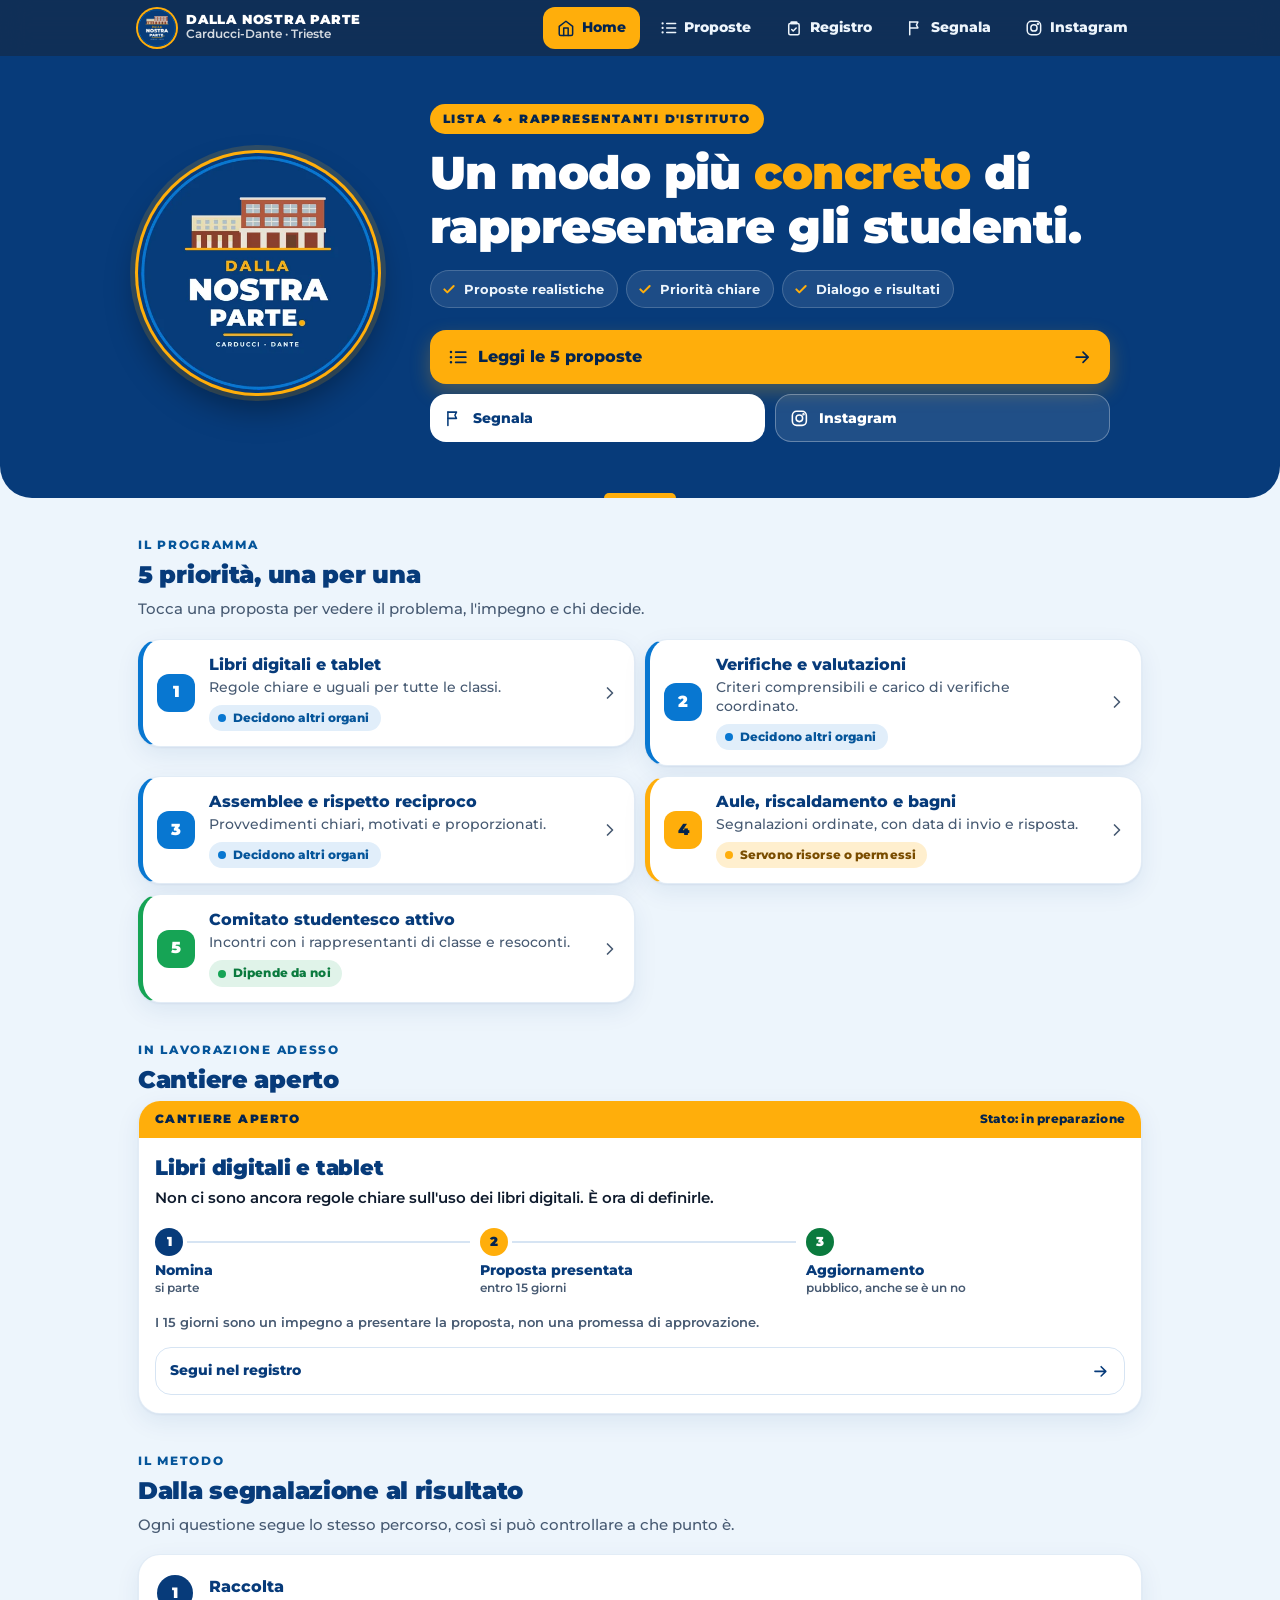
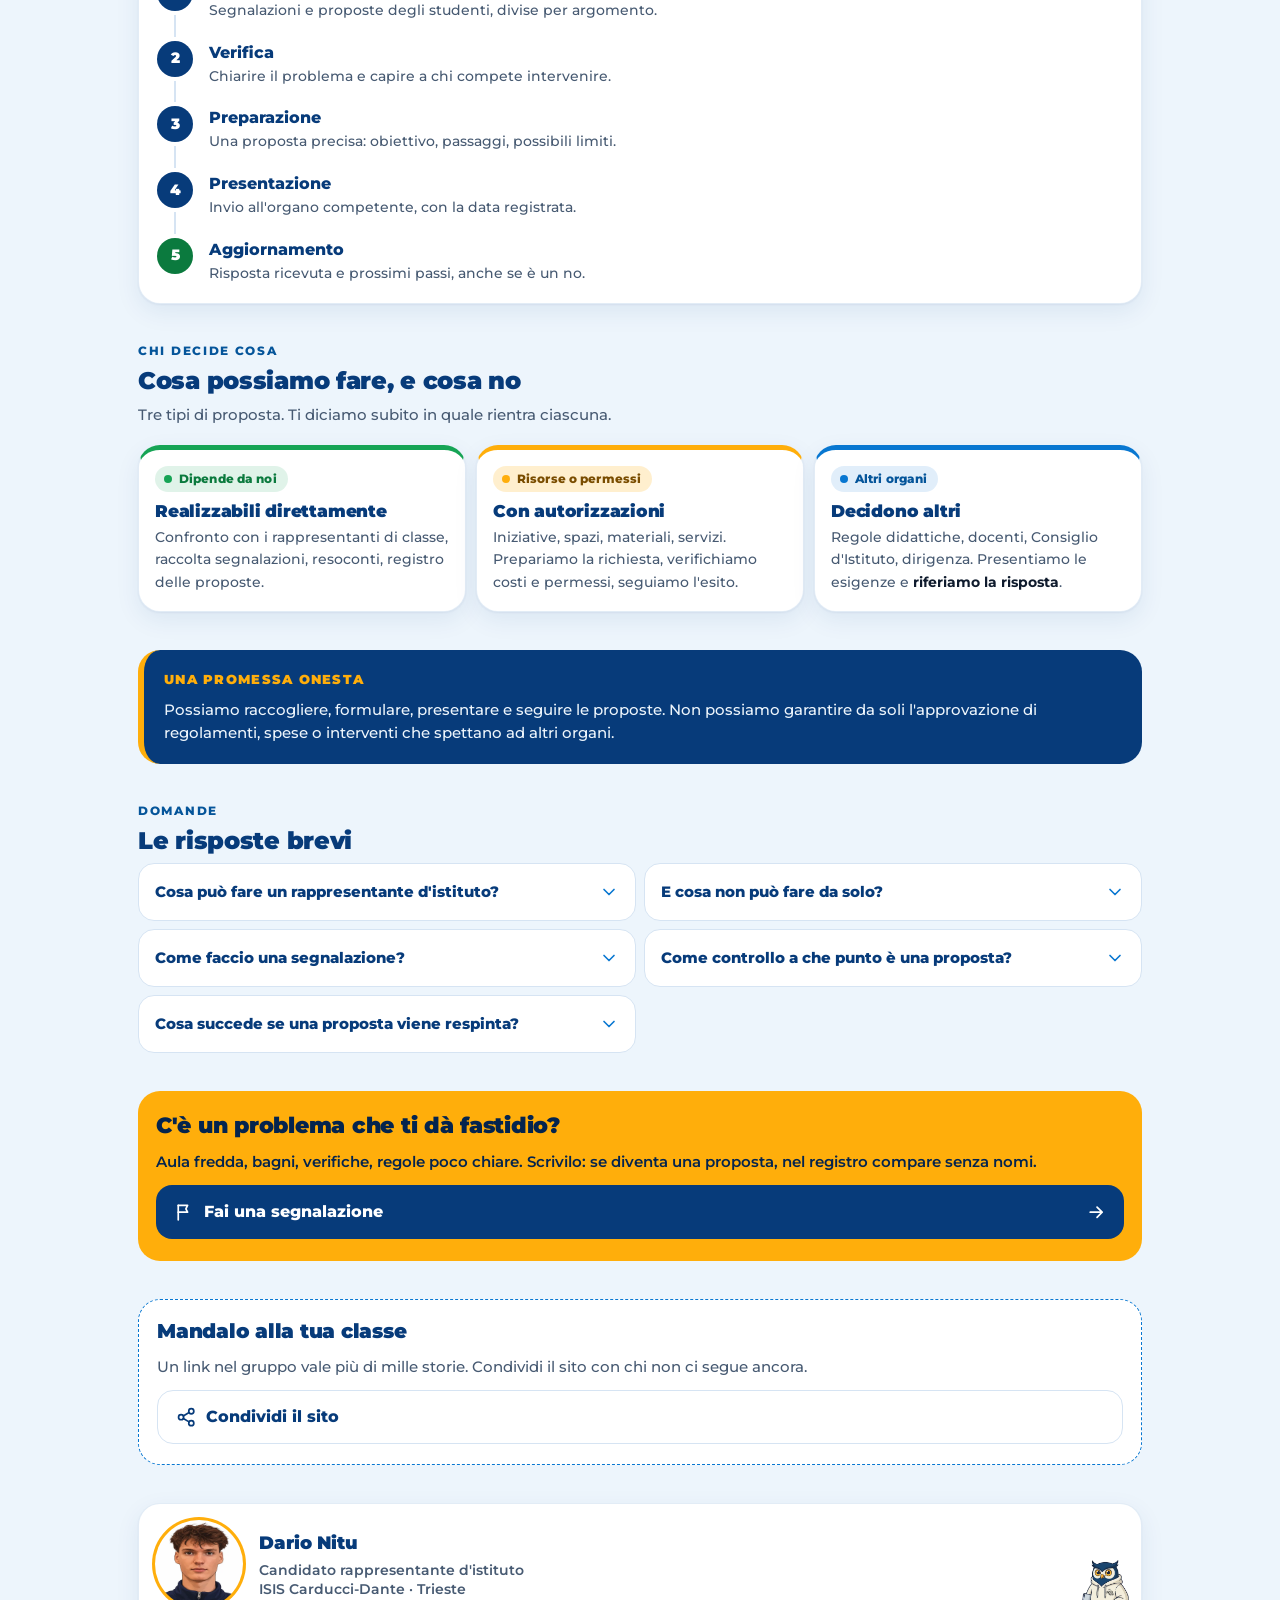
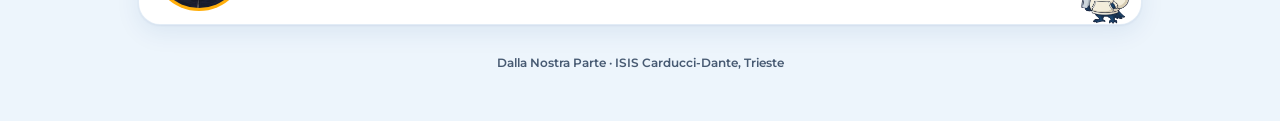
<file: index.html>
<!DOCTYPE html>
<html lang="it">
<head>
  <meta charset="UTF-8" />
  <meta name="viewport" content="width=device-width, initial-scale=1, viewport-fit=cover" />
  <meta name="theme-color" content="#04244E" />
  <title>Dalla Nostra Parte · Dario Nitu · Carducci-Dante Trieste</title>
  <meta name="description" content="Un modo più concreto di rappresentare gli studenti. Proposte realistiche, priorità chiare, dialogo e risultati. Dario Nitu, candidato rappresentante d'istituto all'ISIS Carducci-Dante di Trieste." />
  <link rel="canonical" href="https://lista-navy.vercel.app/" />

  <meta property="og:type" content="website" />
  <meta property="og:locale" content="it_IT" />
  <meta property="og:site_name" content="Dalla Nostra Parte" />
  <meta property="og:title" content="Dalla Nostra Parte · Dario Nitu" />
  <meta property="og:description" content="Un modo più concreto di rappresentare gli studenti. Proposte realistiche, priorità chiare, dialogo e risultati. Dario Nitu, candidato rappresentante d'istituto all'ISIS Carducci-Dante di Trieste." />
  <meta property="og:url" content="https://lista-navy.vercel.app/" />
  <meta property="og:image" content="https://lista-navy.vercel.app/assets/og.png" />
  <meta property="og:image:width" content="1200" />
  <meta property="og:image:height" content="630" />
  <meta name="twitter:card" content="summary_large_image" />

  <link rel="icon" type="image/png" href="/assets/favicon-64.png" />
  <link rel="apple-touch-icon" href="/assets/apple-touch-icon.png" />
  <link rel="preload" href="/assets/fonts/montserrat-latin-wght-normal.woff2" as="font" type="font/woff2" crossorigin />
  <link rel="stylesheet" href="/assets/style.css" />
  <script>document.documentElement.classList.add("js")</script>
</head>
<body>

  <svg width="0" height="0" style="position:absolute" aria-hidden="true">
    <symbol id="i-ig" viewBox="0 0 24 24"><rect x="3" y="3" width="18" height="18" rx="5.5"/><circle cx="12" cy="12" r="4.2"/><circle cx="17.3" cy="6.7" r=".6" fill="currentColor"/></symbol>
    <symbol id="i-arrow" viewBox="0 0 24 24"><path d="M5 12h14M13 6l6 6-6 6"/></symbol>
    <symbol id="i-home" viewBox="0 0 24 24"><path d="m3 10 9-7 9 7v10a2 2 0 0 1-2 2H5a2 2 0 0 1-2-2z"/><path d="M9 22V12h6v10"/></symbol>
    <symbol id="i-list" viewBox="0 0 24 24"><path d="M9 6h12M9 12h12M9 18h12"/><path d="M3.5 6h.01M3.5 12h.01M3.5 18h.01" stroke-width="3"/></symbol>
    <symbol id="i-flag" viewBox="0 0 24 24"><path d="M5 21V4"/><path d="M5 4h11l-2 4 2 4H5"/></symbol>
    <symbol id="i-reg" viewBox="0 0 24 24"><path d="M9 4h6a1 1 0 0 1 1 1v1H8V5a1 1 0 0 1 1-1z"/><rect x="5" y="6" width="14" height="15" rx="2"/><path d="m9 14 2 2 4-4"/></symbol>
    <symbol id="i-down" viewBox="0 0 24 24"><path d="m6 9 6 6 6-6"/></symbol>
    <symbol id="i-chev" viewBox="0 0 24 24"><path d="m9 6 6 6-6 6"/></symbol>
    <symbol id="i-check" viewBox="0 0 24 24"><path d="m5 12.5 4.5 4.5L19 7.5"/></symbol>
    <symbol id="i-share" viewBox="0 0 24 24"><circle cx="18" cy="5" r="3"/><circle cx="6" cy="12" r="3"/><circle cx="18" cy="19" r="3"/><path d="m8.6 13.5 6.8 4M15.4 6.5l-6.8 4"/></symbol>
    <symbol id="i-print" viewBox="0 0 24 24"><path d="M6 9V3h12v6"/><rect x="4" y="9" width="16" height="8" rx="2"/><path d="M7 14h10v7H7z"/></symbol>
    <symbol id="i-therm" viewBox="0 0 24 24"><path d="M14 14.8V5a2 2 0 0 0-4 0v9.8a4 4 0 1 0 4 0z"/></symbol>
    <symbol id="i-drop" viewBox="0 0 24 24"><path d="M12 3s6 6.2 6 10.5a6 6 0 0 1-12 0C6 9.2 12 3 12 3z"/></symbol>
    <symbol id="i-book" viewBox="0 0 24 24"><path d="M4 19.5A2.5 2.5 0 0 1 6.5 17H20V3H6.5A2.5 2.5 0 0 0 4 5.5z"/><path d="M6.5 17a2.5 2.5 0 0 0 0 4H20v-4"/></symbol>
    <symbol id="i-users" viewBox="0 0 24 24"><circle cx="9" cy="8" r="3.2"/><path d="M3 20c0-3.3 2.7-6 6-6s6 2.7 6 6"/><path d="M16 5.2a3.2 3.2 0 0 1 0 5.6M18 14.4c1.8.8 3 2.6 3 5.6"/></symbol>
    <symbol id="i-tablet" viewBox="0 0 24 24"><rect x="5" y="2.5" width="14" height="19" rx="2.5"/><path d="M11 18.5h2"/></symbol>
    <symbol id="i-dots" viewBox="0 0 24 24"><circle cx="5" cy="12" r="1.3"/><circle cx="12" cy="12" r="1.3"/><circle cx="19" cy="12" r="1.3"/></symbol>
  </svg>

  <header class="site-header">
    <div class="wrap">
      <a class="brand" href="/" aria-label="Dalla Nostra Parte, home">
        <img src="/assets/logo-440.webp" width="38" height="38" alt="" />
        <span><b>DALLA NOSTRA PARTE</b><small>Carducci-Dante · Trieste</small></span>
      </a>
      <nav class="top-links" aria-label="Menu principale"><a href="/" aria-current="page"><svg class="i"><use href="#i-home"/></svg>Home</a><a href="/proposte"><svg class="i"><use href="#i-list"/></svg>Proposte</a><a href="/registro"><svg class="i"><use href="#i-reg"/></svg>Registro</a><a href="/segnala"><svg class="i"><use href="#i-flag"/></svg>Segnala</a><a href="https://www.instagram.com/dallanostraparte.cd/" target="_blank" rel="noopener"><svg class="i"><use href="#i-ig"/></svg>Instagram</a></nav>
      <a class="header-ig" href="https://www.instagram.com/dallanostraparte.cd/" target="_blank" rel="noopener" aria-label="Instagram @dallanostraparte.cd"><svg class="i"><use href="#i-ig"/></svg></a>
    </div>
    <div class="progress" aria-hidden="true"></div>
  </header>

  <main id="main">

    <!-- ═════ HERO ═════ -->
    <section class="hero">
      <div class="wrap hero-grid">
        <div class="hero-logo"><img src="/assets/logo-440.webp" width="440" height="440" fetchpriority="high" alt="Logo Dalla Nostra Parte · Carducci-Dante" /></div>
        <div>
          <div class="center"><span class="list-chip">Lista 4 · Rappresentanti d'istituto</span></div>
          <h1><span class="sr-only">Dalla Nostra Parte. </span>Un modo più <em>concreto</em> di rappresentare gli studenti.</h1>
          <ul class="hero-points" aria-label="I tre punti della lista">
            <li><svg class="i"><use href="#i-check"/></svg>Proposte realistiche</li>
            <li><svg class="i"><use href="#i-check"/></svg>Priorità chiare</li>
            <li><svg class="i"><use href="#i-check"/></svg>Dialogo e risultati</li>
          </ul>
          <div class="btn-stack">
            <a class="btn btn-gold" href="/proposte"><svg class="i"><use href="#i-list"/></svg><span class="grow">Leggi le 5 proposte</span><svg class="i"><use href="#i-arrow"/></svg></a>
            <div class="btn-row">
              <a class="btn btn-white sm" href="/segnala"><svg class="i"><use href="#i-flag"/></svg>Segnala</a>
              <a class="btn btn-ghost sm" href="https://www.instagram.com/dallanostraparte.cd/" target="_blank" rel="noopener"><svg class="i"><use href="#i-ig"/></svg>Instagram</a>
            </div>
          </div>
        </div>
      </div>
    </section>

    <div class="wrap">

      <!-- ═════ PRIORITÀ ═════ -->
      <section class="section" id="priorita" aria-labelledby="h-prio">
        <div class="eyebrow">Il programma</div>
        <h2 id="h-prio">5 priorità, una per una</h2>
        <p class="lead">Tocca una proposta per vedere il problema, l'impegno e chi decide.</p>
        <ol class="prio-list">
          <li class="reveal"><a class="card prio organi" href="/proposte#p1">
            <span class="prio-num">1</span>
            <span class="prio-body"><strong>Libri digitali e tablet</strong><span class="d">Regole chiare e uguali per tutte le classi.</span><span class="tag organi">Decidono altri organi</span></span>
            <svg class="i"><use href="#i-chev"/></svg></a></li>
          <li class="reveal"><a class="card prio organi" href="/proposte#p2">
            <span class="prio-num">2</span>
            <span class="prio-body"><strong>Verifiche e valutazioni</strong><span class="d">Criteri comprensibili e carico di verifiche coordinato.</span><span class="tag organi">Decidono altri organi</span></span>
            <svg class="i"><use href="#i-chev"/></svg></a></li>
          <li class="reveal"><a class="card prio organi" href="/proposte#p3">
            <span class="prio-num">3</span>
            <span class="prio-body"><strong>Assemblee e rispetto reciproco</strong><span class="d">Provvedimenti chiari, motivati e proporzionati.</span><span class="tag organi">Decidono altri organi</span></span>
            <svg class="i"><use href="#i-chev"/></svg></a></li>
          <li class="reveal"><a class="card prio risorse" href="/proposte#p4">
            <span class="prio-num">4</span>
            <span class="prio-body"><strong>Aule, riscaldamento e bagni</strong><span class="d">Segnalazioni ordinate, con data di invio e risposta.</span><span class="tag risorse">Servono risorse o permessi</span></span>
            <svg class="i"><use href="#i-chev"/></svg></a></li>
          <li class="reveal"><a class="card prio dirette" href="/proposte#p5">
            <span class="prio-num">5</span>
            <span class="prio-body"><strong>Comitato studentesco attivo</strong><span class="d">Incontri con i rappresentanti di classe e resoconti.</span><span class="tag dirette">Dipende da noi</span></span>
            <svg class="i"><use href="#i-chev"/></svg></a></li>
        </ol>
      </section>

      <!-- ═════ CANTIERE APERTO ═════ -->
      <section class="section" aria-labelledby="h-cant">
        <div class="eyebrow">In lavorazione adesso</div>
        <h2 id="h-cant">Cantiere aperto</h2>
        <article class="card cantiere reveal">
          <div class="cantiere-bar"><span>Cantiere aperto</span><span>Stato: in preparazione</span></div>
          <div class="cantiere-body">
            <h3>Libri digitali e tablet</h3>
            <p class="quote">Non ci sono ancora regole chiare sull'uso dei libri digitali. È ora di definirle.</p>
            <ol class="track">
              <li><b>Nomina</b><span>si parte</span></li>
              <li><b>Proposta presentata</b><span>entro 15 giorni</span></li>
              <li><b>Aggiornamento</b><span>pubblico, anche se è un no</span></li>
            </ol>
            <p class="fine">I 15 giorni sono un impegno a presentare la proposta, non una promessa di approvazione.</p>
            <a class="btn btn-outline sm" href="/registro#p1"><span class="grow">Segui nel registro</span><svg class="i"><use href="#i-arrow"/></svg></a>
          </div>
        </article>
      </section>

      <!-- ═════ METODO ═════ -->
      <section class="section" aria-labelledby="h-metodo">
        <div class="eyebrow">Il metodo</div>
        <h2 id="h-metodo">Dalla segnalazione al risultato</h2>
        <p class="lead">Ogni questione segue lo stesso percorso, così si può controllare a che punto è.</p>
        <ol class="card steps reveal">
          <li><b>Raccolta</b><span>Segnalazioni e proposte degli studenti, divise per argomento.</span></li>
          <li><b>Verifica</b><span>Chiarire il problema e capire a chi compete intervenire.</span></li>
          <li><b>Preparazione</b><span>Una proposta precisa: obiettivo, passaggi, possibili limiti.</span></li>
          <li><b>Presentazione</b><span>Invio all'organo competente, con la data registrata.</span></li>
          <li><b>Aggiornamento</b><span>Risposta ricevuta e prossimi passi, anche se è un no.</span></li>
        </ol>
      </section>

      <!-- ═════ CHI DECIDE COSA ═════ -->
      <section class="section" aria-labelledby="h-chi">
        <div class="eyebrow">Chi decide cosa</div>
        <h2 id="h-chi">Cosa possiamo fare, e cosa no</h2>
        <p class="lead">Tre tipi di proposta. Ti diciamo subito in quale rientra ciascuna.</p>
        <div class="cats">
          <article class="card cat dirette reveal"><span class="tag dirette">Dipende da noi</span>
            <h3>Realizzabili direttamente</h3>
            <p>Confronto con i rappresentanti di classe, raccolta segnalazioni, resoconti, registro delle proposte.</p></article>
          <article class="card cat risorse reveal"><span class="tag risorse">Risorse o permessi</span>
            <h3>Con autorizzazioni</h3>
            <p>Iniziative, spazi, materiali, servizi. Prepariamo la richiesta, verifichiamo costi e permessi, seguiamo l'esito.</p></article>
          <article class="card cat organi reveal"><span class="tag organi">Altri organi</span>
            <h3>Decidono altri</h3>
            <p>Regole didattiche, docenti, Consiglio d'Istituto, dirigenza. Presentiamo le esigenze e <b>riferiamo la risposta</b>.</p></article>
        </div>
      </section>

      <!-- ═════ PROMESSA ONESTA ═════ -->
      <section class="section" aria-labelledby="h-onesta">
        <div class="note reveal">
          <strong id="h-onesta">Una promessa onesta</strong>
          Possiamo raccogliere, formulare, presentare e seguire le proposte. Non possiamo garantire da soli l'approvazione di regolamenti, spese o interventi che spettano ad altri organi.
        </div>
      </section>

      <!-- ═════ FAQ ═════ -->
      <section class="section" aria-labelledby="h-faq">
        <div class="eyebrow">Domande</div>
        <h2 id="h-faq">Le risposte brevi</h2>
        <div class="faq"><details class="reveal"><summary><span>Cosa può fare un rappresentante d'istituto?</span><svg class="i"><use href="#i-down"/></svg></summary><div class="ans"><b>Raccogliere, formulare, presentare e seguire</b> le proposte degli studenti, e riferire le risposte. Il lavoro si misura dai passaggi compiuti, non dal numero di comunicati.</div></details><details class="reveal"><summary><span>E cosa non può fare da solo?</span><svg class="i"><use href="#i-down"/></svg></summary><div class="ans">Non può approvare da solo regolamenti, spese o interventi strutturali: decidono i <b>docenti, la dirigenza o il Consiglio d'Istituto</b>. Per questo non promettiamo risultati che non dipendono da noi.</div></details><details class="reveal"><summary><span>Come faccio una segnalazione?</span><svg class="i"><use href="#i-down"/></svg></summary><div class="ans">Vai su <a href="/segnala">Segnala</a>, scegli l'argomento e scrivi due righe. Il messaggio è pronto da incollare nella chat Instagram. Descrivi la situazione, non le persone.</div></details><details class="reveal"><summary><span>Come controllo a che punto è una proposta?</span><svg class="i"><use href="#i-down"/></svg></summary><div class="ans">Nel <a href="/registro">registro pubblico</a>: per ogni proposta trovi stato, organo competente, data di presentazione e risposta ricevuta.</div></details><details class="reveal"><summary><span>Cosa succede se una proposta viene respinta?</span><svg class="i"><use href="#i-down"/></svg></summary><div class="ans">Lo scriviamo nel registro con la motivazione, quando c'è. Un “no” motivato è un risultato che gli studenti hanno diritto di conoscere.</div></details></div>
      </section>

      <!-- ═════ CTA SEGNALA ═════ -->
      <section class="section" aria-label="Segnala un problema">
        <div class="cta-band reveal">
          <h2>C'è un problema che ti dà fastidio?</h2>
          <p>Aula fredda, bagni, verifiche, regole poco chiare. Scrivilo: se diventa una proposta, nel registro compare senza nomi.</p>
          <a class="btn btn-navy" href="/segnala"><svg class="i"><use href="#i-flag"/></svg><span class="grow">Fai una segnalazione</span><svg class="i"><use href="#i-arrow"/></svg></a>
        </div>
      </section>

      <!-- ═════ PASSAPAROLA ═════ -->
      <section class="section" aria-label="Condividi">
        <div class="share-card reveal">
          <h2>Mandalo alla tua classe</h2>
          <p>Un link nel gruppo vale più di mille storie. Condividi il sito con chi non ci segue ancora.</p>
          <button class="btn btn-outline" type="button" data-share><svg class="i"><use href="#i-share"/></svg><span class="grow">Condividi il sito</span></button>
        </div>
      </section>

      <!-- ═════ CANDIDATO ═════ -->
      <section class="section" aria-label="Il candidato">
        <div class="candidate reveal">
          <img class="avatar" src="/assets/dario-480.webp" width="88" height="88" alt="Dario Nitu" loading="lazy" />
          <div class="who"><strong>Dario Nitu</strong><span>Candidato rappresentante d'istituto<br />ISIS Carducci-Dante · Trieste</span></div>
          <img class="mascot" src="/assets/civetta-360.webp" width="48" height="65" alt="" loading="lazy" />
        </div>
      </section>

      <footer class="site-footer">Dalla Nostra Parte · ISIS Carducci-Dante, Trieste</footer>
    </div>
  </main>

  <nav class="dock" aria-label="Navigazione rapida"><a href="/" aria-current="page"><svg class="i"><use href="#i-home"/></svg>Home</a><a href="/proposte"><svg class="i"><use href="#i-list"/></svg>Proposte</a><a href="/registro"><svg class="i"><use href="#i-reg"/></svg>Registro</a><a href="/segnala"><svg class="i"><use href="#i-flag"/></svg>Segnala</a><a href="https://www.instagram.com/dallanostraparte.cd/" target="_blank" rel="noopener"><svg class="i"><use href="#i-ig"/></svg>Instagram</a></nav>

  <script src="/assets/app.js" defer></script>
</body>
</html>
</file>
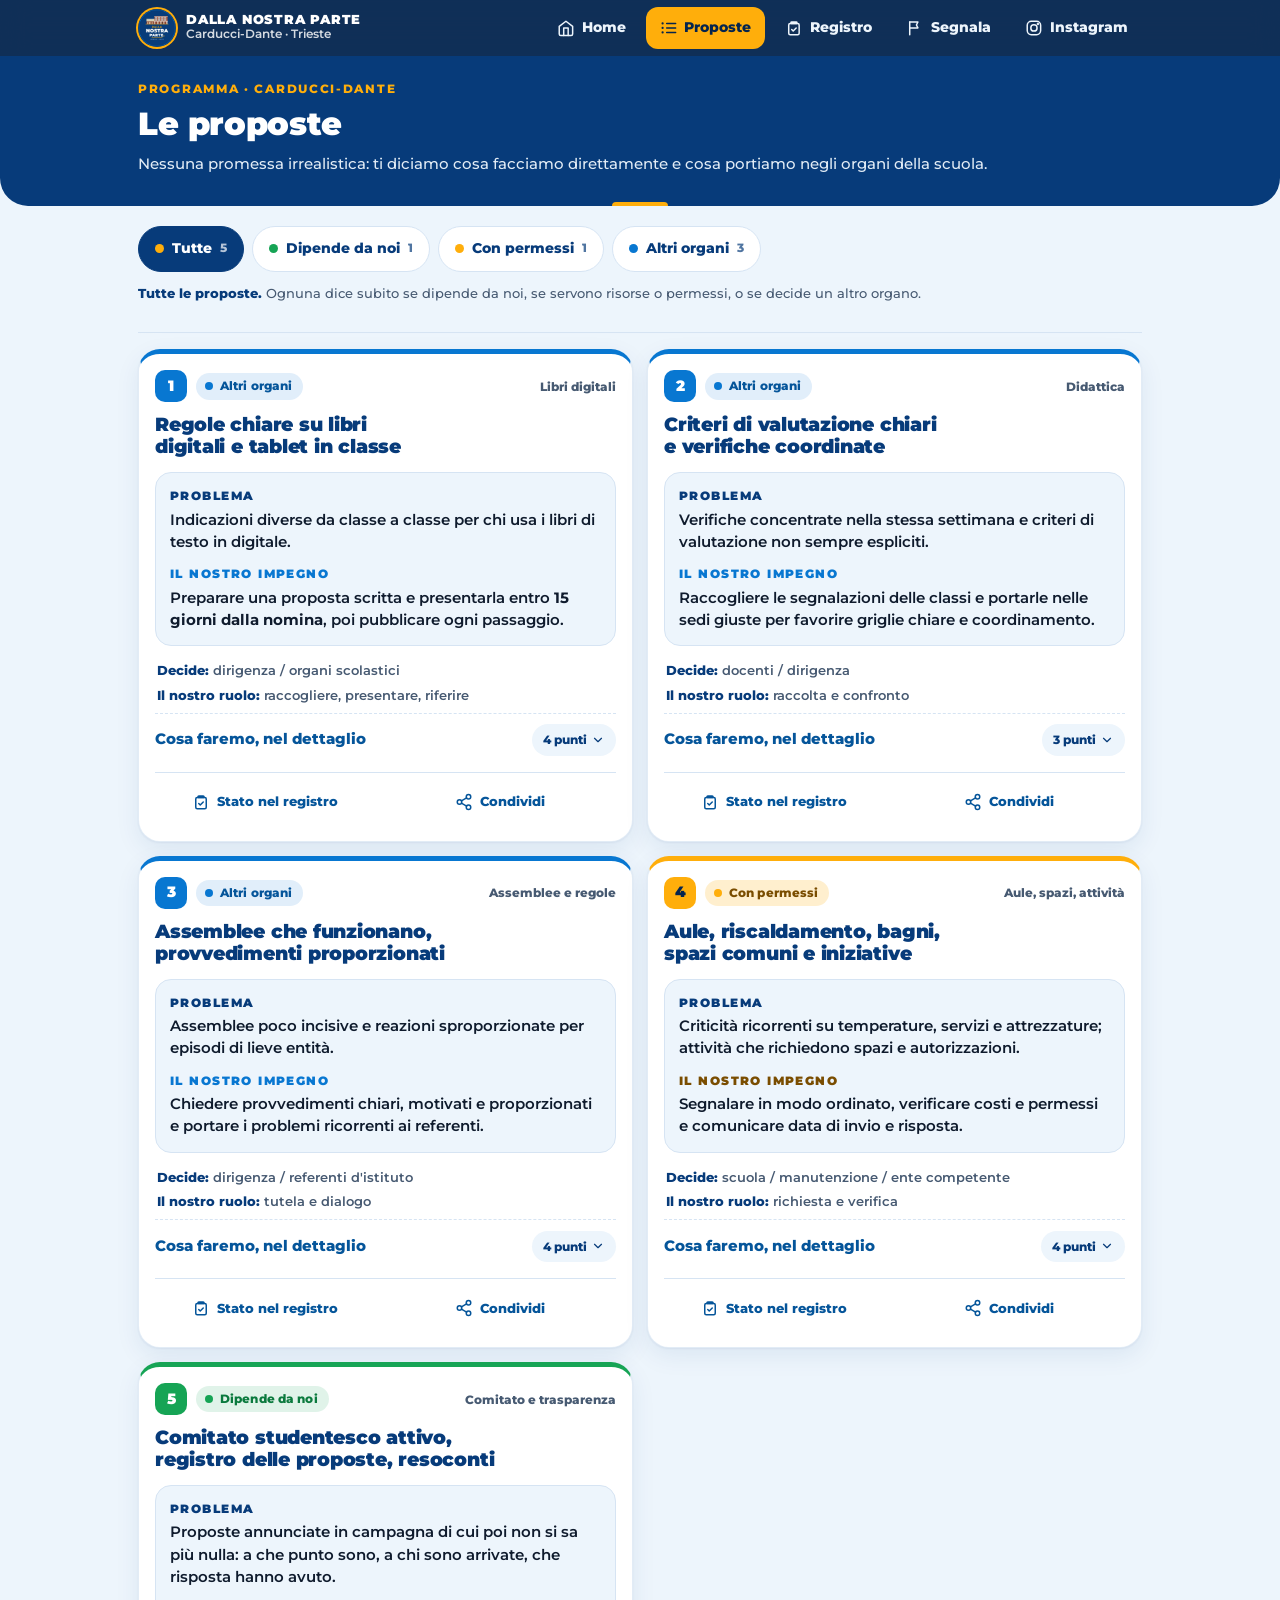
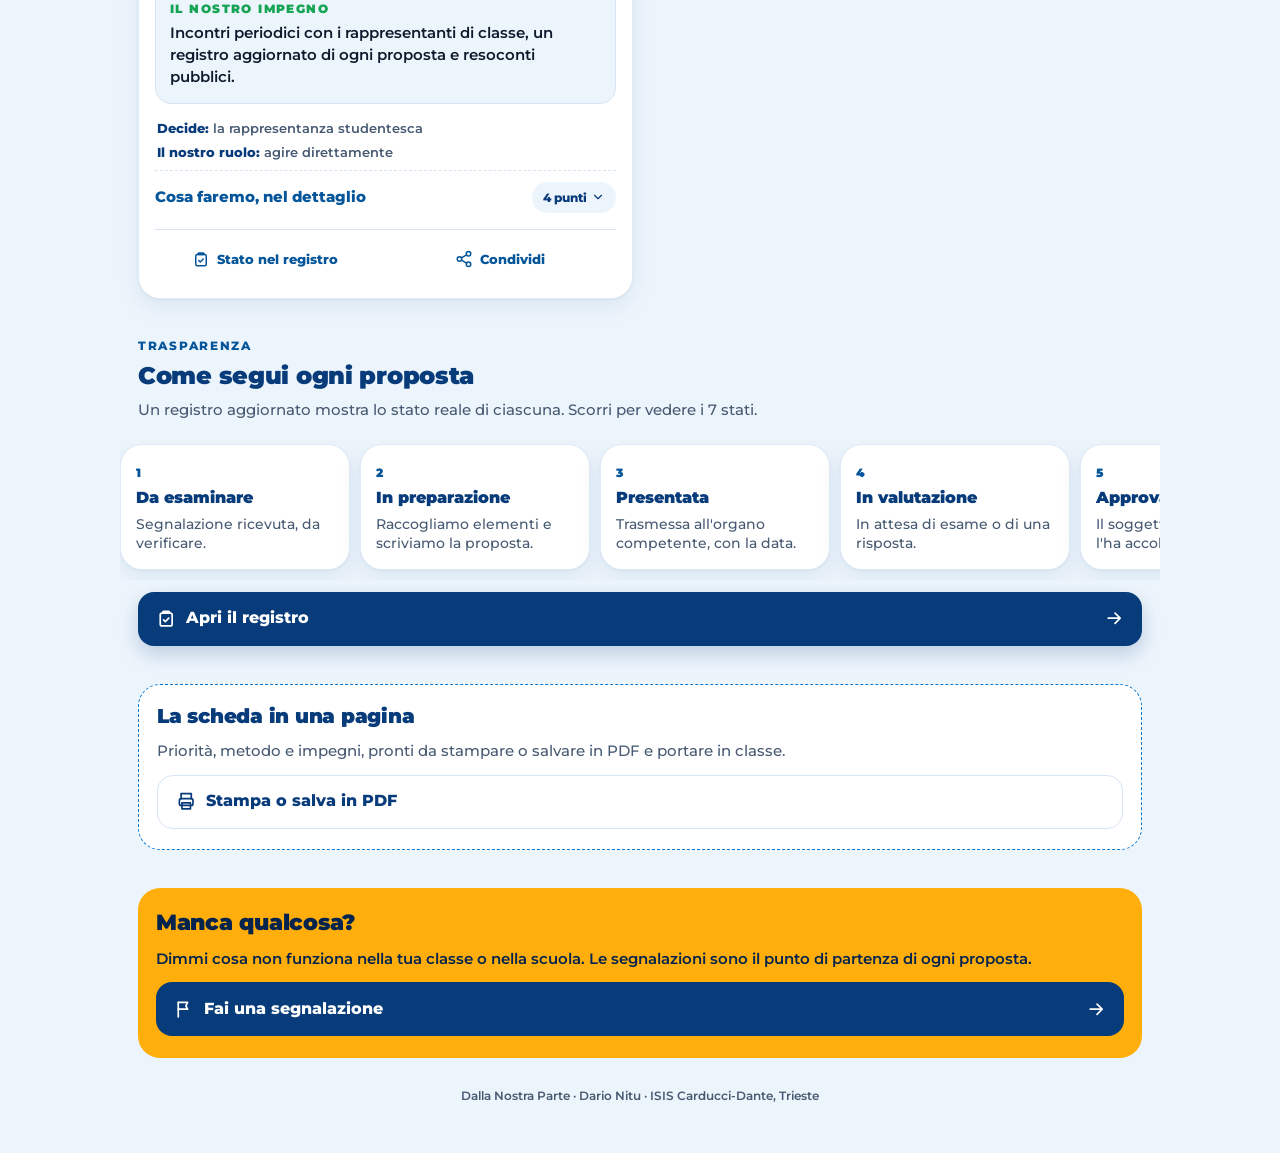
<file: proposte.html>
<!DOCTYPE html>
<html lang="it">
<head>
  <meta charset="UTF-8" />
  <meta name="viewport" content="width=device-width, initial-scale=1, viewport-fit=cover" />
  <meta name="theme-color" content="#04244E" />
  <title>Le proposte · Dalla Nostra Parte</title>
  <meta name="description" content="Le 5 proposte della lista Dalla Nostra Parte: cosa facciamo direttamente, cosa richiede permessi e cosa decidono altri organi. ISIS Carducci-Dante, Trieste." />
  <link rel="canonical" href="https://lista-navy.vercel.app/proposte" />

  <meta property="og:type" content="website" />
  <meta property="og:locale" content="it_IT" />
  <meta property="og:site_name" content="Dalla Nostra Parte" />
  <meta property="og:title" content="Le proposte · Dalla Nostra Parte" />
  <meta property="og:description" content="Le 5 proposte della lista Dalla Nostra Parte: cosa facciamo direttamente, cosa richiede permessi e cosa decidono altri organi. ISIS Carducci-Dante, Trieste." />
  <meta property="og:url" content="https://lista-navy.vercel.app/proposte" />
  <meta property="og:image" content="https://lista-navy.vercel.app/assets/og.png" />
  <meta property="og:image:width" content="1200" />
  <meta property="og:image:height" content="630" />
  <meta name="twitter:card" content="summary_large_image" />

  <link rel="icon" type="image/png" href="/assets/favicon-64.png" />
  <link rel="apple-touch-icon" href="/assets/apple-touch-icon.png" />
  <link rel="preload" href="/assets/fonts/montserrat-latin-wght-normal.woff2" as="font" type="font/woff2" crossorigin />
  <link rel="stylesheet" href="/assets/style.css" />
  <script>document.documentElement.classList.add("js")</script>
</head>
<body>

  <svg width="0" height="0" style="position:absolute" aria-hidden="true">
    <symbol id="i-ig" viewBox="0 0 24 24"><rect x="3" y="3" width="18" height="18" rx="5.5"/><circle cx="12" cy="12" r="4.2"/><circle cx="17.3" cy="6.7" r=".6" fill="currentColor"/></symbol>
    <symbol id="i-arrow" viewBox="0 0 24 24"><path d="M5 12h14M13 6l6 6-6 6"/></symbol>
    <symbol id="i-home" viewBox="0 0 24 24"><path d="m3 10 9-7 9 7v10a2 2 0 0 1-2 2H5a2 2 0 0 1-2-2z"/><path d="M9 22V12h6v10"/></symbol>
    <symbol id="i-list" viewBox="0 0 24 24"><path d="M9 6h12M9 12h12M9 18h12"/><path d="M3.5 6h.01M3.5 12h.01M3.5 18h.01" stroke-width="3"/></symbol>
    <symbol id="i-flag" viewBox="0 0 24 24"><path d="M5 21V4"/><path d="M5 4h11l-2 4 2 4H5"/></symbol>
    <symbol id="i-reg" viewBox="0 0 24 24"><path d="M9 4h6a1 1 0 0 1 1 1v1H8V5a1 1 0 0 1 1-1z"/><rect x="5" y="6" width="14" height="15" rx="2"/><path d="m9 14 2 2 4-4"/></symbol>
    <symbol id="i-down" viewBox="0 0 24 24"><path d="m6 9 6 6 6-6"/></symbol>
    <symbol id="i-chev" viewBox="0 0 24 24"><path d="m9 6 6 6-6 6"/></symbol>
    <symbol id="i-check" viewBox="0 0 24 24"><path d="m5 12.5 4.5 4.5L19 7.5"/></symbol>
    <symbol id="i-share" viewBox="0 0 24 24"><circle cx="18" cy="5" r="3"/><circle cx="6" cy="12" r="3"/><circle cx="18" cy="19" r="3"/><path d="m8.6 13.5 6.8 4M15.4 6.5l-6.8 4"/></symbol>
    <symbol id="i-print" viewBox="0 0 24 24"><path d="M6 9V3h12v6"/><rect x="4" y="9" width="16" height="8" rx="2"/><path d="M7 14h10v7H7z"/></symbol>
    <symbol id="i-therm" viewBox="0 0 24 24"><path d="M14 14.8V5a2 2 0 0 0-4 0v9.8a4 4 0 1 0 4 0z"/></symbol>
    <symbol id="i-drop" viewBox="0 0 24 24"><path d="M12 3s6 6.2 6 10.5a6 6 0 0 1-12 0C6 9.2 12 3 12 3z"/></symbol>
    <symbol id="i-book" viewBox="0 0 24 24"><path d="M4 19.5A2.5 2.5 0 0 1 6.5 17H20V3H6.5A2.5 2.5 0 0 0 4 5.5z"/><path d="M6.5 17a2.5 2.5 0 0 0 0 4H20v-4"/></symbol>
    <symbol id="i-users" viewBox="0 0 24 24"><circle cx="9" cy="8" r="3.2"/><path d="M3 20c0-3.3 2.7-6 6-6s6 2.7 6 6"/><path d="M16 5.2a3.2 3.2 0 0 1 0 5.6M18 14.4c1.8.8 3 2.6 3 5.6"/></symbol>
    <symbol id="i-tablet" viewBox="0 0 24 24"><rect x="5" y="2.5" width="14" height="19" rx="2.5"/><path d="M11 18.5h2"/></symbol>
    <symbol id="i-dots" viewBox="0 0 24 24"><circle cx="5" cy="12" r="1.3"/><circle cx="12" cy="12" r="1.3"/><circle cx="19" cy="12" r="1.3"/></symbol>
  </svg>

  <header class="site-header">
    <div class="wrap">
      <a class="brand" href="/" aria-label="Dalla Nostra Parte, home">
        <img src="/assets/logo-440.webp" width="38" height="38" alt="" />
        <span><b>DALLA NOSTRA PARTE</b><small>Carducci-Dante · Trieste</small></span>
      </a>
      <nav class="top-links" aria-label="Menu principale"><a href="/"><svg class="i"><use href="#i-home"/></svg>Home</a><a href="/proposte" aria-current="page"><svg class="i"><use href="#i-list"/></svg>Proposte</a><a href="/registro"><svg class="i"><use href="#i-reg"/></svg>Registro</a><a href="/segnala"><svg class="i"><use href="#i-flag"/></svg>Segnala</a><a href="https://www.instagram.com/dallanostraparte.cd/" target="_blank" rel="noopener"><svg class="i"><use href="#i-ig"/></svg>Instagram</a></nav>
      <a class="header-ig" href="https://www.instagram.com/dallanostraparte.cd/" target="_blank" rel="noopener" aria-label="Instagram @dallanostraparte.cd"><svg class="i"><use href="#i-ig"/></svg></a>
    </div>
    <div class="progress" aria-hidden="true"></div>
  </header>

  <main id="main">

    <section class="page-head">
      <div class="wrap">
        <div class="eyebrow">Programma · Carducci-Dante</div>
        <h1>Le proposte</h1>
        <p>Nessuna promessa irrealistica: ti diciamo cosa facciamo direttamente e cosa portiamo negli organi della scuola.</p>
      </div>
    </section>

    <div class="wrap">
      <div class="filter-bar">
        <div class="chips" role="group" aria-label="Filtra per competenza">
          <button class="chip" type="button" data-cat="all" aria-pressed="true">Tutte <span class="n">5</span></button>
          <button class="chip" type="button" data-cat="dirette" aria-pressed="false">Dipende da noi <span class="n"></span></button>
          <button class="chip" type="button" data-cat="risorse" aria-pressed="false">Con permessi <span class="n"></span></button>
          <button class="chip" type="button" data-cat="organi" aria-pressed="false">Altri organi <span class="n"></span></button>
        </div>
        <p class="filter-explain" id="filter-explain" aria-live="polite"><b>Tutte le proposte.</b> Ognuna dice subito se dipende da noi, se servono risorse o permessi, o se decide un altro organo.</p>
      </div>

      <section class="stack" id="cards-list" aria-label="Elenco proposte">

        <!-- 1 -->
        <article class="card prop organi" id="p1" data-cat="organi">
          <div class="prop-top">
            <div class="left"><span class="prop-num">1</span><span class="tag organi">Altri organi</span></div>
            <span class="area">Libri digitali</span>
          </div>
          <h2>Regole chiare su libri digitali e tablet in classe</h2>
          <dl class="pi">
            <div><dt>Problema</dt><dd>Indicazioni diverse da classe a classe per chi usa i libri di testo in digitale.</dd></div>
            <div class="go"><dt>Il nostro impegno</dt><dd>Preparare una proposta scritta e presentarla entro <strong>15 giorni dalla nomina</strong>, poi pubblicare ogni passaggio.</dd></div>
          </dl>
          <div class="meta">
            <span><b>Decide:</b> dirigenza / organi scolastici</span>
            <span><b>Il nostro ruolo:</b> raccogliere, presentare, riferire</span>
          </div>
          <details class="more">
            <summary><span>Cosa faremo, nel dettaglio</span><span class="k">4 punti <svg class="i"><use href="#i-down"/></svg></span></summary>
            <ul class="acts">
              <li>Raccogliere prima le esigenze degli studenti</li>
              <li>Definire indicazioni chiare su quando e come usare materiali digitali e dispositivi</li>
              <li>Evitare differenze di trattamento tra classi</li>
              <li>Comunicare la data di presentazione e l'esito</li>
            </ul>
            <p class="commit">I 15 giorni riguardano la presentazione della proposta, non la sua approvazione.</p>
          </details>
        
          <div class="prop-foot">
            <a class="lnk" href="/registro#p1"><svg class="i"><use href="#i-reg"/></svg>Stato nel registro</a>
            <button class="lnk" type="button" data-share data-hash="p1"><svg class="i"><use href="#i-share"/></svg>Condividi</button>
          </div>
        </article>

        <!-- 2 -->
        <article class="card prop organi" id="p2" data-cat="organi">
          <div class="prop-top">
            <div class="left"><span class="prop-num">2</span><span class="tag organi">Altri organi</span></div>
            <span class="area">Didattica</span>
          </div>
          <h2>Criteri di valutazione chiari e verifiche coordinate</h2>
          <dl class="pi">
            <div><dt>Problema</dt><dd>Verifiche concentrate nella stessa settimana e criteri di valutazione non sempre espliciti.</dd></div>
            <div class="go"><dt>Il nostro impegno</dt><dd>Raccogliere le segnalazioni delle classi e portarle nelle sedi giuste per favorire griglie chiare e coordinamento.</dd></div>
          </dl>
          <div class="meta">
            <span><b>Decide:</b> docenti / dirigenza</span>
            <span><b>Il nostro ruolo:</b> raccolta e confronto</span>
          </div>
          <details class="more">
            <summary><span>Cosa faremo, nel dettaglio</span><span class="k">3 punti <svg class="i"><use href="#i-down"/></svg></span></summary>
            <ul class="acts">
              <li>Favorire una comunicazione più chiara su criteri e griglie</li>
              <li>Aprire un confronto sul carico di verifiche, dove è possibile coordinarle</li>
              <li>Segnalare differenze organizzative tra classi agli organi competenti</li>
            </ul>
            <p class="commit">Non mettiamo in discussione l'autonomia didattica dei docenti: puntiamo a chiarezza e coordinamento.</p>
          </details>
        
          <div class="prop-foot">
            <a class="lnk" href="/registro#p2"><svg class="i"><use href="#i-reg"/></svg>Stato nel registro</a>
            <button class="lnk" type="button" data-share data-hash="p2"><svg class="i"><use href="#i-share"/></svg>Condividi</button>
          </div>
        </article>

        <!-- 3 -->
        <article class="card prop organi" id="p3" data-cat="organi">
          <div class="prop-top">
            <div class="left"><span class="prop-num">3</span><span class="tag organi">Altri organi</span></div>
            <span class="area">Assemblee e regole</span>
          </div>
          <h2>Assemblee che funzionano, provvedimenti proporzionati</h2>
          <dl class="pi">
            <div><dt>Problema</dt><dd>Assemblee poco incisive e reazioni sproporzionate per episodi di lieve entità.</dd></div>
            <div class="go"><dt>Il nostro impegno</dt><dd>Chiedere provvedimenti chiari, motivati e proporzionati e portare i problemi ricorrenti ai referenti.</dd></div>
          </dl>
          <div class="meta">
            <span><b>Decide:</b> dirigenza / referenti d'istituto</span>
            <span><b>Il nostro ruolo:</b> tutela e dialogo</span>
          </div>
          <details class="more">
            <summary><span>Cosa faremo, nel dettaglio</span><span class="k">4 punti <svg class="i"><use href="#i-down"/></svg></span></summary>
            <ul class="acts">
              <li>Rendere le assemblee momenti reali di confronto</li>
              <li>Chiedere che i provvedimenti siano chiari e motivati</li>
              <li>Evitare che una risata o una distrazione diventi occasione di minacce</li>
              <li>Promuovere dialogo e responsabilità reciproca, senza scontri personali</li>
            </ul>
          </details>
        
          <div class="prop-foot">
            <a class="lnk" href="/registro#p3"><svg class="i"><use href="#i-reg"/></svg>Stato nel registro</a>
            <button class="lnk" type="button" data-share data-hash="p3"><svg class="i"><use href="#i-share"/></svg>Condividi</button>
          </div>
        </article>

        <!-- 4 -->
        <article class="card prop risorse" id="p4" data-cat="risorse">
          <div class="prop-top">
            <div class="left"><span class="prop-num">4</span><span class="tag risorse">Con permessi</span></div>
            <span class="area">Aule, spazi, attività</span>
          </div>
          <h2>Aule, riscaldamento, bagni, spazi comuni e iniziative</h2>
          <dl class="pi">
            <div><dt>Problema</dt><dd>Criticità ricorrenti su temperature, servizi e attrezzature; attività che richiedono spazi e autorizzazioni.</dd></div>
            <div class="go"><dt>Il nostro impegno</dt><dd>Segnalare in modo ordinato, verificare costi e permessi e comunicare data di invio e risposta.</dd></div>
          </dl>
          <div class="meta">
            <span><b>Decide:</b> scuola / manutenzione / ente competente</span>
            <span><b>Il nostro ruolo:</b> richiesta e verifica</span>
          </div>
          <details class="more">
            <summary><span>Cosa faremo, nel dettaglio</span><span class="k">4 punti <svg class="i"><use href="#i-down"/></svg></span></summary>
            <ul class="acts">
              <li>Raccogliere le segnalazioni su temperature e condizioni delle aule</li>
              <li>Segnalare criticità nei servizi igienici e negli spazi comuni</li>
              <li>Per attività culturali, incontri e laboratori: verificare prima spazi, personale e autorizzazioni</li>
              <li>Comunicare che la segnalazione è partita e quale risposta è arrivata</li>
            </ul>
            <p class="commit">Non promettiamo tempi di intervento: dipendono da manutenzione, risorse e autorizzazioni.</p>
          </details>
        
          <div class="prop-foot">
            <a class="lnk" href="/registro#p4"><svg class="i"><use href="#i-reg"/></svg>Stato nel registro</a>
            <button class="lnk" type="button" data-share data-hash="p4"><svg class="i"><use href="#i-share"/></svg>Condividi</button>
          </div>
        </article>

        <!-- 5 -->
        <article class="card prop dirette" id="p5" data-cat="dirette">
          <div class="prop-top">
            <div class="left"><span class="prop-num">5</span><span class="tag dirette">Dipende da noi</span></div>
            <span class="area">Comitato e trasparenza</span>
          </div>
          <h2>Comitato studentesco attivo, registro delle proposte, resoconti</h2>
          <dl class="pi">
            <div><dt>Problema</dt><dd>Proposte annunciate in campagna di cui poi non si sa più nulla: a che punto sono, a chi sono arrivate, che risposta hanno avuto.</dd></div>
            <div class="go"><dt>Il nostro impegno</dt><dd>Incontri periodici con i rappresentanti di classe, un registro aggiornato di ogni proposta e resoconti pubblici.</dd></div>
          </dl>
          <div class="meta">
            <span><b>Decide:</b> la rappresentanza studentesca</span>
            <span><b>Il nostro ruolo:</b> agire direttamente</span>
          </div>
          <details class="more">
            <summary><span>Cosa faremo, nel dettaglio</span><span class="k">4 punti <svg class="i"><use href="#i-down"/></svg></span></summary>
            <ul class="acts">
              <li>Momenti periodici di confronto con i rappresentanti di classe</li>
              <li>Registro di ogni proposta: problema, organo, data, risposta, stato</li>
              <li>Consultare gli studenti davvero, non solo per forma</li>
              <li>Resoconti sintetici, verifica di metà anno e relazione finale</li>
            </ul>
          </details>
        
          <div class="prop-foot">
            <a class="lnk" href="/registro#p5"><svg class="i"><use href="#i-reg"/></svg>Stato nel registro</a>
            <button class="lnk" type="button" data-share data-hash="p5"><svg class="i"><use href="#i-share"/></svg>Condividi</button>
          </div>
        </article>
      </section>
      <p class="empty" id="empty">Nessuna proposta in questa categoria.</p>

      <section class="section no-print" aria-labelledby="h-reg">
        <div class="eyebrow">Trasparenza</div>
        <h2 id="h-reg">Come segui ogni proposta</h2>
        <p class="lead">Un registro aggiornato mostra lo stato reale di ciascuna. Scorri per vedere i 7 stati.</p>
        <div class="status-scroll" tabindex="0" aria-label="Stati del registro">
          <div class="card status"><i>1</i><b>Da esaminare</b><span>Segnalazione ricevuta, da verificare.</span></div>
          <div class="card status"><i>2</i><b>In preparazione</b><span>Raccogliamo elementi e scriviamo la proposta.</span></div>
          <div class="card status"><i>3</i><b>Presentata</b><span>Trasmessa all'organo competente, con la data.</span></div>
          <div class="card status"><i>4</i><b>In valutazione</b><span>In attesa di esame o di una risposta.</span></div>
          <div class="card status ok"><i>5</i><b>Approvata</b><span>Il soggetto competente l'ha accolta.</span></div>
          <div class="card status ok"><i>6</i><b>Realizzata</b><span>L'intervento è stato davvero attuato.</span></div>
          <div class="card status"><i>—</i><b>Non accolta</b><span>Non accolta: riportiamo la motivazione, se c'è.</span></div>
        </div>
        <div class="btn-stack" style="margin-top:12px">
          <a class="btn btn-navy" href="/registro"><svg class="i"><use href="#i-reg"/></svg><span class="grow">Apri il registro</span><svg class="i"><use href="#i-arrow"/></svg></a>
        </div>
      </section>

      <section class="section no-print" aria-label="Scheda stampabile">
        <div class="share-card">
          <h2>La scheda in una pagina</h2>
          <p>Priorità, metodo e impegni, pronti da stampare o salvare in PDF e portare in classe.</p>
          <button class="btn btn-outline" type="button" data-print><svg class="i"><use href="#i-print"/></svg><span class="grow">Stampa o salva in PDF</span></button>
        </div>
      </section>

      <section class="section" aria-label="Segnala un problema">
        <div class="cta-band">
          <h2>Manca qualcosa?</h2>
          <p>Dimmi cosa non funziona nella tua classe o nella scuola. Le segnalazioni sono il punto di partenza di ogni proposta.</p>
          <a class="btn btn-navy" href="/segnala"><svg class="i"><use href="#i-flag"/></svg><span class="grow">Fai una segnalazione</span><svg class="i"><use href="#i-arrow"/></svg></a>
        </div>
      </section>

      <footer class="site-footer">Dalla Nostra Parte · Dario Nitu · ISIS Carducci-Dante, Trieste</footer>
    </div>
  </main>

  <nav class="dock" aria-label="Navigazione rapida"><a href="/"><svg class="i"><use href="#i-home"/></svg>Home</a><a href="/proposte" aria-current="page"><svg class="i"><use href="#i-list"/></svg>Proposte</a><a href="/registro"><svg class="i"><use href="#i-reg"/></svg>Registro</a><a href="/segnala"><svg class="i"><use href="#i-flag"/></svg>Segnala</a><a href="https://www.instagram.com/dallanostraparte.cd/" target="_blank" rel="noopener"><svg class="i"><use href="#i-ig"/></svg>Instagram</a></nav>

  <script src="/assets/app.js" defer></script>
</body>
</html>
</file>
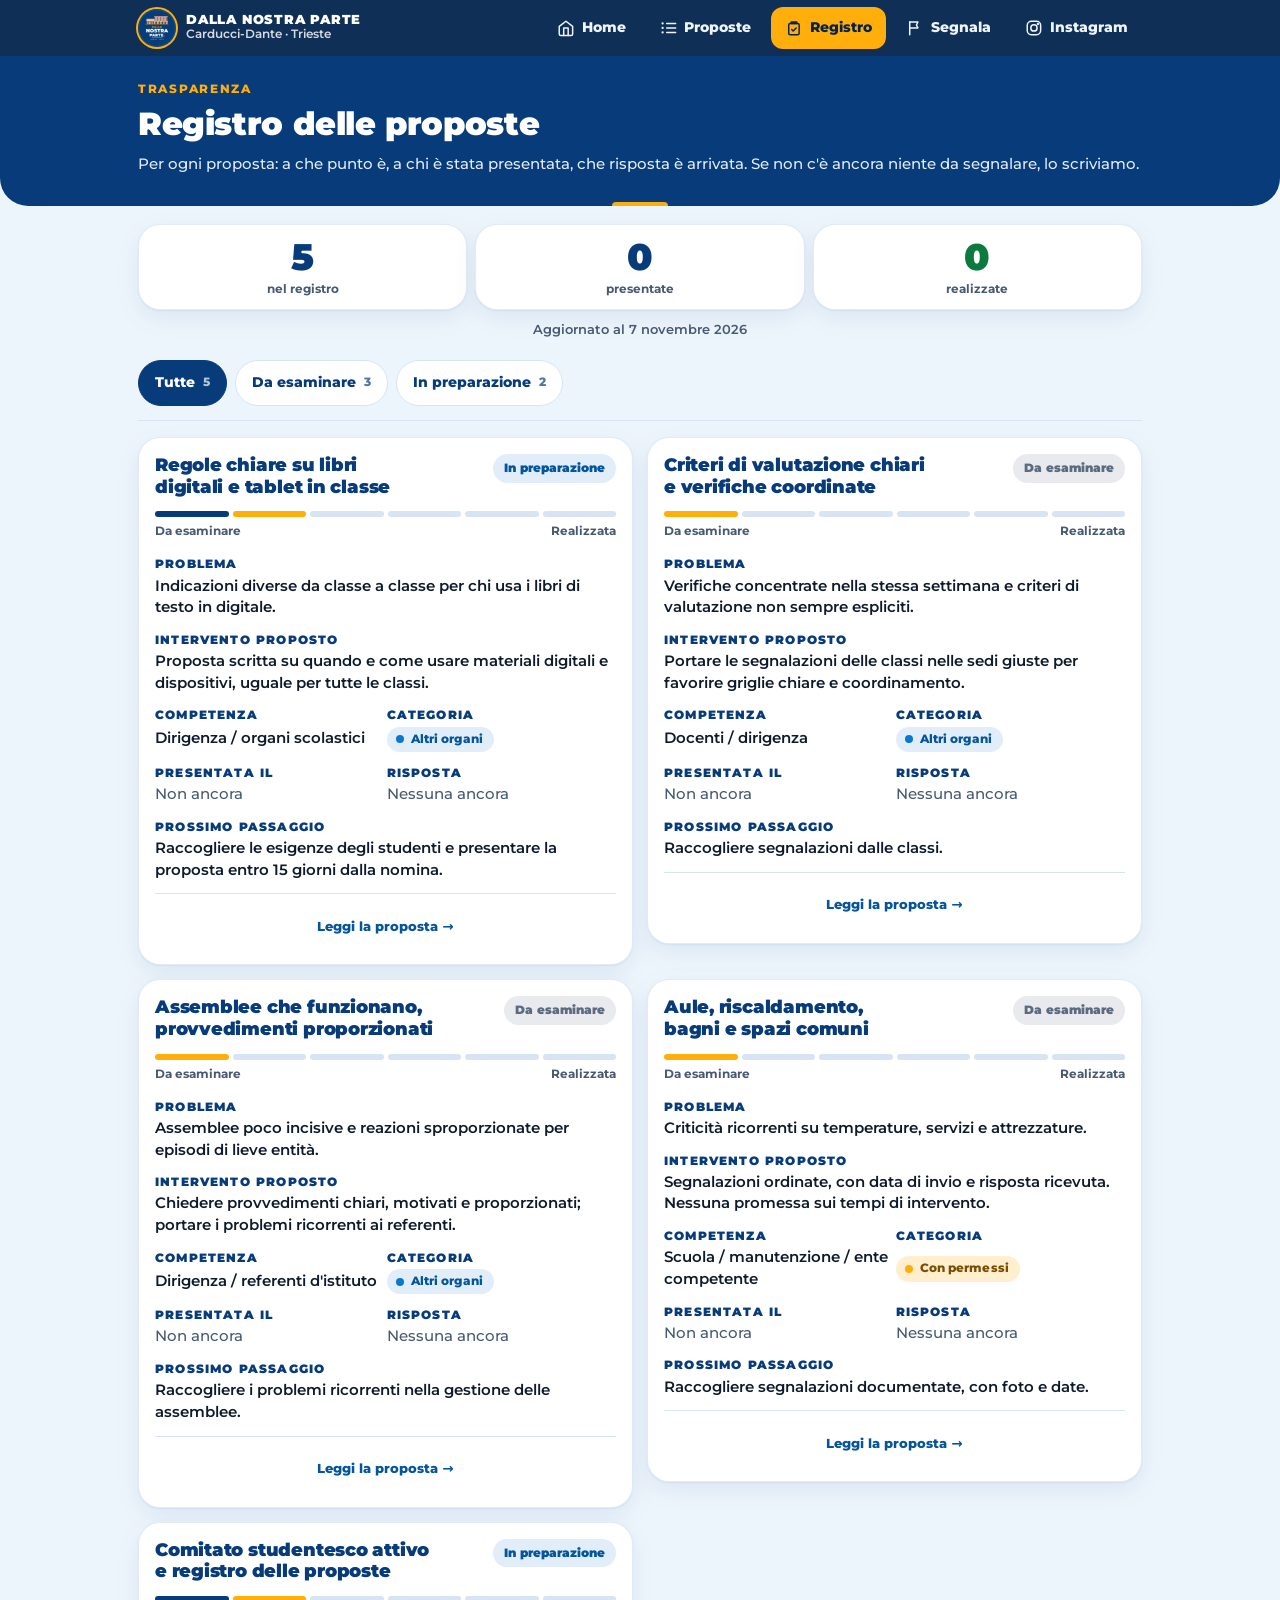
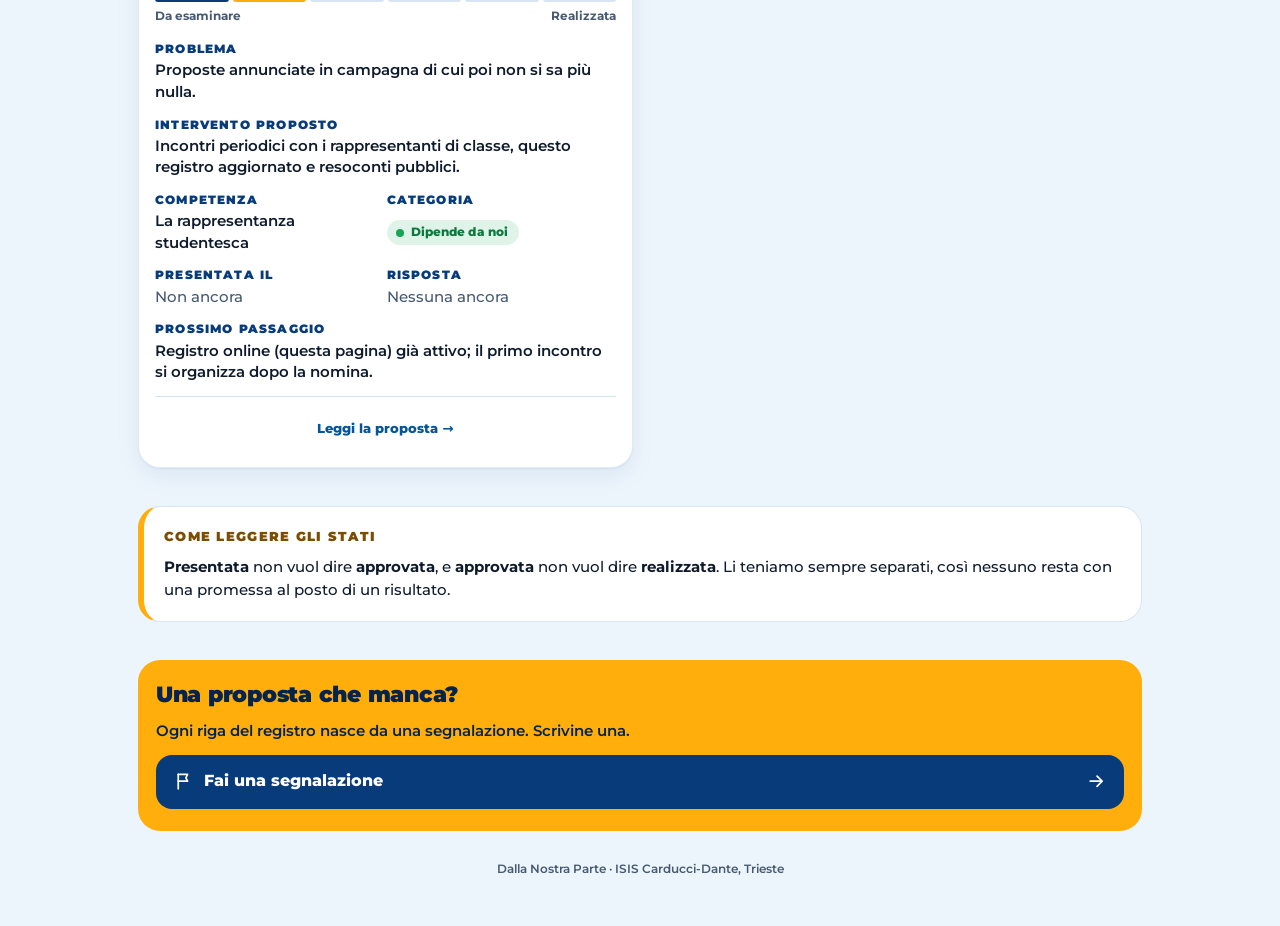
<file: registro.html>
<!DOCTYPE html>
<html lang="it">
<head>
  <meta charset="UTF-8" />
  <meta name="viewport" content="width=device-width, initial-scale=1, viewport-fit=cover" />
  <meta name="theme-color" content="#04244E" />
  <title>Registro delle proposte · Dalla Nostra Parte</title>
  <meta name="description" content="Lo stato reale di ogni proposta della lista Dalla Nostra Parte: da esaminare, presentata, approvata, realizzata. Registro pubblico e aggiornato." />
  <link rel="canonical" href="https://lista-navy.vercel.app/registro" />

  <meta property="og:type" content="website" />
  <meta property="og:locale" content="it_IT" />
  <meta property="og:site_name" content="Dalla Nostra Parte" />
  <meta property="og:title" content="Registro delle proposte · Dalla Nostra Parte" />
  <meta property="og:description" content="Lo stato reale di ogni proposta della lista Dalla Nostra Parte: da esaminare, presentata, approvata, realizzata. Registro pubblico e aggiornato." />
  <meta property="og:url" content="https://lista-navy.vercel.app/registro" />
  <meta property="og:image" content="https://lista-navy.vercel.app/assets/og.png" />
  <meta property="og:image:width" content="1200" />
  <meta property="og:image:height" content="630" />
  <meta name="twitter:card" content="summary_large_image" />

  <link rel="icon" type="image/png" href="/assets/favicon-64.png" />
  <link rel="apple-touch-icon" href="/assets/apple-touch-icon.png" />
  <link rel="preload" href="/assets/fonts/montserrat-latin-wght-normal.woff2" as="font" type="font/woff2" crossorigin />
  <link rel="stylesheet" href="/assets/style.css" />
  <script>document.documentElement.classList.add("js")</script>
</head>
<body>

  <svg width="0" height="0" style="position:absolute" aria-hidden="true">
    <symbol id="i-ig" viewBox="0 0 24 24"><rect x="3" y="3" width="18" height="18" rx="5.5"/><circle cx="12" cy="12" r="4.2"/><circle cx="17.3" cy="6.7" r=".6" fill="currentColor"/></symbol>
    <symbol id="i-arrow" viewBox="0 0 24 24"><path d="M5 12h14M13 6l6 6-6 6"/></symbol>
    <symbol id="i-home" viewBox="0 0 24 24"><path d="m3 10 9-7 9 7v10a2 2 0 0 1-2 2H5a2 2 0 0 1-2-2z"/><path d="M9 22V12h6v10"/></symbol>
    <symbol id="i-list" viewBox="0 0 24 24"><path d="M9 6h12M9 12h12M9 18h12"/><path d="M3.5 6h.01M3.5 12h.01M3.5 18h.01" stroke-width="3"/></symbol>
    <symbol id="i-flag" viewBox="0 0 24 24"><path d="M5 21V4"/><path d="M5 4h11l-2 4 2 4H5"/></symbol>
    <symbol id="i-reg" viewBox="0 0 24 24"><path d="M9 4h6a1 1 0 0 1 1 1v1H8V5a1 1 0 0 1 1-1z"/><rect x="5" y="6" width="14" height="15" rx="2"/><path d="m9 14 2 2 4-4"/></symbol>
    <symbol id="i-down" viewBox="0 0 24 24"><path d="m6 9 6 6 6-6"/></symbol>
    <symbol id="i-chev" viewBox="0 0 24 24"><path d="m9 6 6 6-6 6"/></symbol>
    <symbol id="i-check" viewBox="0 0 24 24"><path d="m5 12.5 4.5 4.5L19 7.5"/></symbol>
    <symbol id="i-share" viewBox="0 0 24 24"><circle cx="18" cy="5" r="3"/><circle cx="6" cy="12" r="3"/><circle cx="18" cy="19" r="3"/><path d="m8.6 13.5 6.8 4M15.4 6.5l-6.8 4"/></symbol>
    <symbol id="i-print" viewBox="0 0 24 24"><path d="M6 9V3h12v6"/><rect x="4" y="9" width="16" height="8" rx="2"/><path d="M7 14h10v7H7z"/></symbol>
    <symbol id="i-therm" viewBox="0 0 24 24"><path d="M14 14.8V5a2 2 0 0 0-4 0v9.8a4 4 0 1 0 4 0z"/></symbol>
    <symbol id="i-drop" viewBox="0 0 24 24"><path d="M12 3s6 6.2 6 10.5a6 6 0 0 1-12 0C6 9.2 12 3 12 3z"/></symbol>
    <symbol id="i-book" viewBox="0 0 24 24"><path d="M4 19.5A2.5 2.5 0 0 1 6.5 17H20V3H6.5A2.5 2.5 0 0 0 4 5.5z"/><path d="M6.5 17a2.5 2.5 0 0 0 0 4H20v-4"/></symbol>
    <symbol id="i-users" viewBox="0 0 24 24"><circle cx="9" cy="8" r="3.2"/><path d="M3 20c0-3.3 2.7-6 6-6s6 2.7 6 6"/><path d="M16 5.2a3.2 3.2 0 0 1 0 5.6M18 14.4c1.8.8 3 2.6 3 5.6"/></symbol>
    <symbol id="i-tablet" viewBox="0 0 24 24"><rect x="5" y="2.5" width="14" height="19" rx="2.5"/><path d="M11 18.5h2"/></symbol>
    <symbol id="i-dots" viewBox="0 0 24 24"><circle cx="5" cy="12" r="1.3"/><circle cx="12" cy="12" r="1.3"/><circle cx="19" cy="12" r="1.3"/></symbol>
  </svg>

  <header class="site-header">
    <div class="wrap">
      <a class="brand" href="/" aria-label="Dalla Nostra Parte, home">
        <img src="/assets/logo-440.webp" width="38" height="38" alt="" />
        <span><b>DALLA NOSTRA PARTE</b><small>Carducci-Dante · Trieste</small></span>
      </a>
      <nav class="top-links" aria-label="Menu principale"><a href="/"><svg class="i"><use href="#i-home"/></svg>Home</a><a href="/proposte"><svg class="i"><use href="#i-list"/></svg>Proposte</a><a href="/registro" aria-current="page"><svg class="i"><use href="#i-reg"/></svg>Registro</a><a href="/segnala"><svg class="i"><use href="#i-flag"/></svg>Segnala</a><a href="https://www.instagram.com/dallanostraparte.cd/" target="_blank" rel="noopener"><svg class="i"><use href="#i-ig"/></svg>Instagram</a></nav>
      <a class="header-ig" href="https://www.instagram.com/dallanostraparte.cd/" target="_blank" rel="noopener" aria-label="Instagram @dallanostraparte.cd"><svg class="i"><use href="#i-ig"/></svg></a>
    </div>
    <div class="progress" aria-hidden="true"></div>
  </header>

  <main id="main">

    <section class="page-head">
      <div class="wrap">
        <div class="eyebrow">Trasparenza</div>
        <h1>Registro delle proposte</h1>
        <p>Per ogni proposta: a che punto è, a chi è stata presentata, che risposta è arrivata. Se non c'è ancora niente da segnalare, lo scriviamo.</p>
      </div>
    </section>

    <div class="wrap">
      <div class="tiles" id="tiles" aria-live="polite"></div>
      <p class="updated" id="updated"></p>

      <div class="filter-bar">
        <div class="chips" id="reg-chips" role="group" aria-label="Filtra per stato"></div>
      </div>

      <section class="stack reg-list" id="reg-list" aria-label="Proposte nel registro">
        <noscript><p class="note light"><strong>Serve JavaScript</strong>Il registro si carica da un file aggiornato. Le proposte sono comunque elencate nella pagina <a href="/proposte">Proposte</a>.</p></noscript>
      </section>
      <p class="empty" id="reg-empty">Nessuna proposta in questo stato.</p>

      <section class="section" aria-label="Come leggere il registro">
        <div class="note light">
          <strong>Come leggere gli stati</strong>
          <b>Presentata</b> non vuol dire <b>approvata</b>, e <b>approvata</b> non vuol dire <b>realizzata</b>. Li teniamo sempre separati, così nessuno resta con una promessa al posto di un risultato.
        </div>
      </section>

      <section class="section" aria-label="Segnala un problema">
        <div class="cta-band">
          <h2>Una proposta che manca?</h2>
          <p>Ogni riga del registro nasce da una segnalazione. Scrivine una.</p>
          <a class="btn btn-navy" href="/segnala"><svg class="i"><use href="#i-flag"/></svg><span class="grow">Fai una segnalazione</span><svg class="i"><use href="#i-arrow"/></svg></a>
        </div>
      </section>

      <footer class="site-footer">Dalla Nostra Parte · ISIS Carducci-Dante, Trieste</footer>
    </div>
  </main>

  <nav class="dock" aria-label="Navigazione rapida"><a href="/"><svg class="i"><use href="#i-home"/></svg>Home</a><a href="/proposte"><svg class="i"><use href="#i-list"/></svg>Proposte</a><a href="/registro" aria-current="page"><svg class="i"><use href="#i-reg"/></svg>Registro</a><a href="/segnala"><svg class="i"><use href="#i-flag"/></svg>Segnala</a><a href="https://www.instagram.com/dallanostraparte.cd/" target="_blank" rel="noopener"><svg class="i"><use href="#i-ig"/></svg>Instagram</a></nav>

  <script src="/assets/app.js" defer></script>
</body>
</html>
</file>
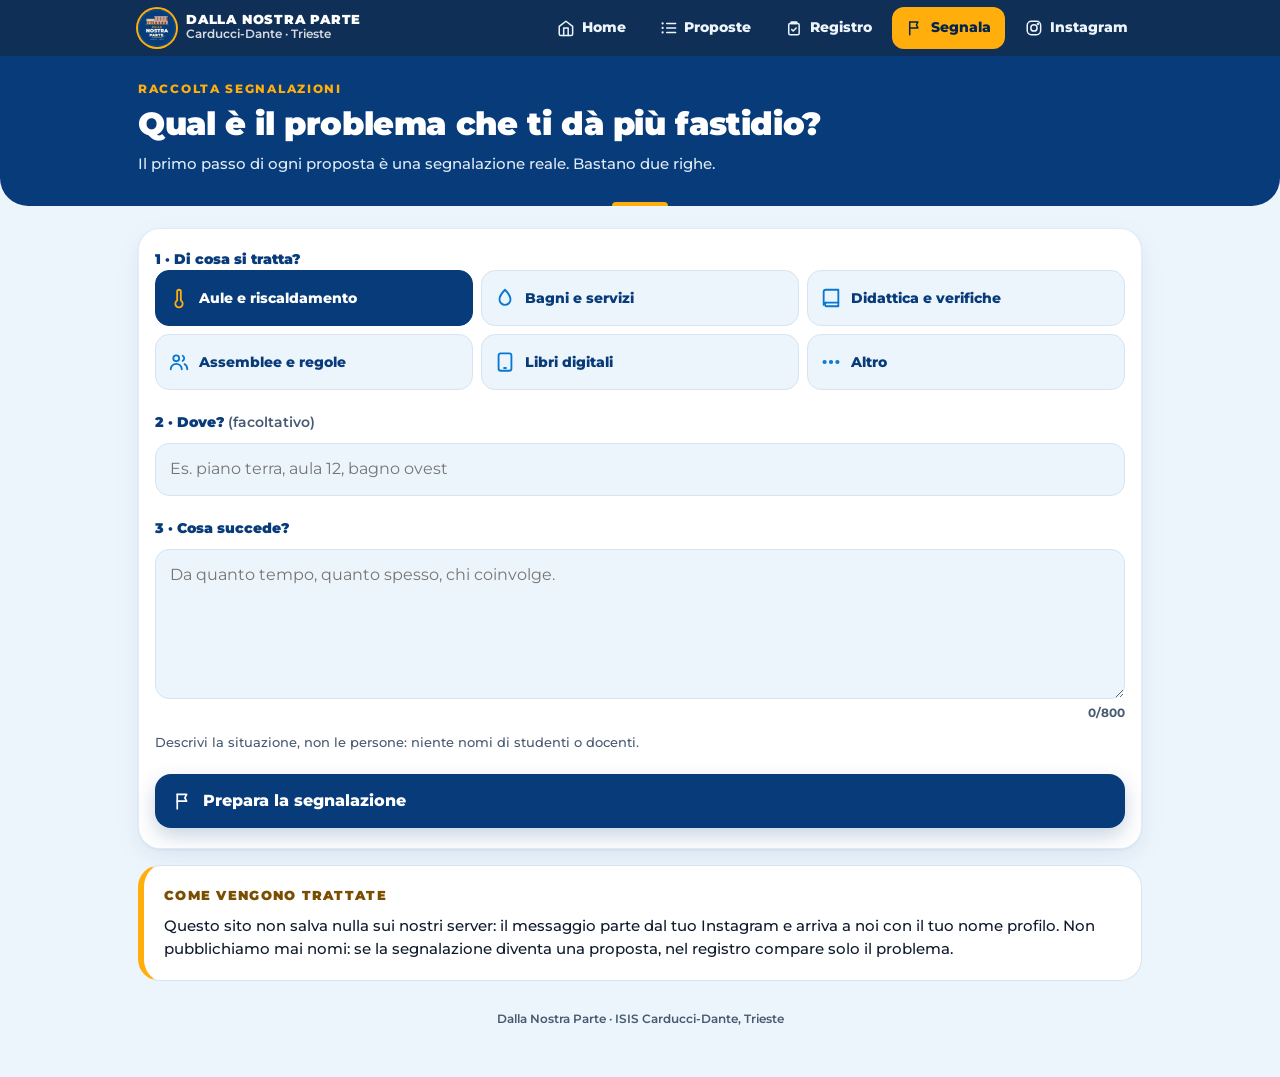
<file: segnala.html>
<!DOCTYPE html>
<html lang="it">
<head>
  <meta charset="UTF-8" />
  <meta name="viewport" content="width=device-width, initial-scale=1, viewport-fit=cover" />
  <meta name="theme-color" content="#04244E" />
  <title>Segnala un problema · Dalla Nostra Parte</title>
  <meta name="description" content="Qual è il problema che ti dà più fastidio a scuola? Segnalalo in due righe: è il primo passo di ogni proposta della lista Dalla Nostra Parte." />
  <link rel="canonical" href="https://lista-navy.vercel.app/segnala" />

  <meta property="og:type" content="website" />
  <meta property="og:locale" content="it_IT" />
  <meta property="og:site_name" content="Dalla Nostra Parte" />
  <meta property="og:title" content="Segnala un problema · Dalla Nostra Parte" />
  <meta property="og:description" content="Qual è il problema che ti dà più fastidio a scuola? Segnalalo in due righe: è il primo passo di ogni proposta della lista Dalla Nostra Parte." />
  <meta property="og:url" content="https://lista-navy.vercel.app/segnala" />
  <meta property="og:image" content="https://lista-navy.vercel.app/assets/og.png" />
  <meta property="og:image:width" content="1200" />
  <meta property="og:image:height" content="630" />
  <meta name="twitter:card" content="summary_large_image" />

  <link rel="icon" type="image/png" href="/assets/favicon-64.png" />
  <link rel="apple-touch-icon" href="/assets/apple-touch-icon.png" />
  <link rel="preload" href="/assets/fonts/montserrat-latin-wght-normal.woff2" as="font" type="font/woff2" crossorigin />
  <link rel="stylesheet" href="/assets/style.css" />
  <script>document.documentElement.classList.add("js")</script>
</head>
<body>

  <svg width="0" height="0" style="position:absolute" aria-hidden="true">
    <symbol id="i-ig" viewBox="0 0 24 24"><rect x="3" y="3" width="18" height="18" rx="5.5"/><circle cx="12" cy="12" r="4.2"/><circle cx="17.3" cy="6.7" r=".6" fill="currentColor"/></symbol>
    <symbol id="i-arrow" viewBox="0 0 24 24"><path d="M5 12h14M13 6l6 6-6 6"/></symbol>
    <symbol id="i-home" viewBox="0 0 24 24"><path d="m3 10 9-7 9 7v10a2 2 0 0 1-2 2H5a2 2 0 0 1-2-2z"/><path d="M9 22V12h6v10"/></symbol>
    <symbol id="i-list" viewBox="0 0 24 24"><path d="M9 6h12M9 12h12M9 18h12"/><path d="M3.5 6h.01M3.5 12h.01M3.5 18h.01" stroke-width="3"/></symbol>
    <symbol id="i-flag" viewBox="0 0 24 24"><path d="M5 21V4"/><path d="M5 4h11l-2 4 2 4H5"/></symbol>
    <symbol id="i-reg" viewBox="0 0 24 24"><path d="M9 4h6a1 1 0 0 1 1 1v1H8V5a1 1 0 0 1 1-1z"/><rect x="5" y="6" width="14" height="15" rx="2"/><path d="m9 14 2 2 4-4"/></symbol>
    <symbol id="i-down" viewBox="0 0 24 24"><path d="m6 9 6 6 6-6"/></symbol>
    <symbol id="i-chev" viewBox="0 0 24 24"><path d="m9 6 6 6-6 6"/></symbol>
    <symbol id="i-check" viewBox="0 0 24 24"><path d="m5 12.5 4.5 4.5L19 7.5"/></symbol>
    <symbol id="i-share" viewBox="0 0 24 24"><circle cx="18" cy="5" r="3"/><circle cx="6" cy="12" r="3"/><circle cx="18" cy="19" r="3"/><path d="m8.6 13.5 6.8 4M15.4 6.5l-6.8 4"/></symbol>
    <symbol id="i-print" viewBox="0 0 24 24"><path d="M6 9V3h12v6"/><rect x="4" y="9" width="16" height="8" rx="2"/><path d="M7 14h10v7H7z"/></symbol>
    <symbol id="i-therm" viewBox="0 0 24 24"><path d="M14 14.8V5a2 2 0 0 0-4 0v9.8a4 4 0 1 0 4 0z"/></symbol>
    <symbol id="i-drop" viewBox="0 0 24 24"><path d="M12 3s6 6.2 6 10.5a6 6 0 0 1-12 0C6 9.2 12 3 12 3z"/></symbol>
    <symbol id="i-book" viewBox="0 0 24 24"><path d="M4 19.5A2.5 2.5 0 0 1 6.5 17H20V3H6.5A2.5 2.5 0 0 0 4 5.5z"/><path d="M6.5 17a2.5 2.5 0 0 0 0 4H20v-4"/></symbol>
    <symbol id="i-users" viewBox="0 0 24 24"><circle cx="9" cy="8" r="3.2"/><path d="M3 20c0-3.3 2.7-6 6-6s6 2.7 6 6"/><path d="M16 5.2a3.2 3.2 0 0 1 0 5.6M18 14.4c1.8.8 3 2.6 3 5.6"/></symbol>
    <symbol id="i-tablet" viewBox="0 0 24 24"><rect x="5" y="2.5" width="14" height="19" rx="2.5"/><path d="M11 18.5h2"/></symbol>
    <symbol id="i-dots" viewBox="0 0 24 24"><circle cx="5" cy="12" r="1.3"/><circle cx="12" cy="12" r="1.3"/><circle cx="19" cy="12" r="1.3"/></symbol>
  </svg>

  <header class="site-header">
    <div class="wrap">
      <a class="brand" href="/" aria-label="Dalla Nostra Parte, home">
        <img src="/assets/logo-440.webp" width="38" height="38" alt="" />
        <span><b>DALLA NOSTRA PARTE</b><small>Carducci-Dante · Trieste</small></span>
      </a>
      <nav class="top-links" aria-label="Menu principale"><a href="/"><svg class="i"><use href="#i-home"/></svg>Home</a><a href="/proposte"><svg class="i"><use href="#i-list"/></svg>Proposte</a><a href="/registro"><svg class="i"><use href="#i-reg"/></svg>Registro</a><a href="/segnala" aria-current="page"><svg class="i"><use href="#i-flag"/></svg>Segnala</a><a href="https://www.instagram.com/dallanostraparte.cd/" target="_blank" rel="noopener"><svg class="i"><use href="#i-ig"/></svg>Instagram</a></nav>
      <a class="header-ig" href="https://www.instagram.com/dallanostraparte.cd/" target="_blank" rel="noopener" aria-label="Instagram @dallanostraparte.cd"><svg class="i"><use href="#i-ig"/></svg></a>
    </div>
    <div class="progress" aria-hidden="true"></div>
  </header>

  <main id="main">

    <section class="page-head">
      <div class="wrap">
        <div class="eyebrow">Raccolta segnalazioni</div>
        <h1>Qual è il problema che ti dà più fastidio?</h1>
        <p>Il primo passo di ogni proposta è una segnalazione reale. Bastano due righe.</p>
      </div>
    </section>

    <div class="wrap">
      <div class="section" style="padding-top:22px">
        <form class="card form" id="report-form" novalidate>
          <fieldset class="field">
            <legend>1 · Di cosa si tratta?</legend>
            <div class="radios"><input type="radio" name="cat" id="c1" value="Aule e riscaldamento" checked /><label for="c1"><svg class="i"><use href="#i-therm"/></svg><span>Aule e riscaldamento</span></label><input type="radio" name="cat" id="c2" value="Bagni e servizi" /><label for="c2"><svg class="i"><use href="#i-drop"/></svg><span>Bagni e servizi</span></label><input type="radio" name="cat" id="c3" value="Didattica e verifiche" /><label for="c3"><svg class="i"><use href="#i-book"/></svg><span>Didattica e verifiche</span></label><input type="radio" name="cat" id="c4" value="Assemblee e regole" /><label for="c4"><svg class="i"><use href="#i-users"/></svg><span>Assemblee e regole</span></label><input type="radio" name="cat" id="c5" value="Libri digitali" /><label for="c5"><svg class="i"><use href="#i-tablet"/></svg><span>Libri digitali</span></label><input type="radio" name="cat" id="c6" value="Altro" /><label for="c6"><svg class="i"><use href="#i-dots"/></svg><span>Altro</span></label></div>
          </fieldset>

          <div class="field">
            <label for="r-where">2 · Dove? <span class="opt">(facoltativo)</span></label>
            <input class="input" id="r-where" type="text" inputmode="text" autocomplete="off" maxlength="80" placeholder="Es. piano terra, aula 12, bagno ovest" />
          </div>

          <div class="field">
            <label for="r-text">3 · Cosa succede?</label>
            <textarea class="textarea" id="r-text" maxlength="800" required placeholder="Da quanto tempo, quanto spesso, chi coinvolge."></textarea>
            <div class="counter" id="r-count" aria-hidden="true">0/800</div>
            <p class="hint">Descrivi la situazione, non le persone: niente nomi di studenti o docenti.</p>
            <p class="draft" id="draft-note" role="status">Bozza salvata su questo telefono ✓</p>
          </div>

          <button class="btn btn-navy" type="submit"><svg class="i"><use href="#i-flag"/></svg><span class="grow">Prepara la segnalazione</span></button>

          <div class="sent" id="sent" role="status">
            <strong>Quasi fatto</strong>
            <span id="sent-text"></span>
            <textarea class="textarea" id="fallback-text" readonly hidden aria-label="Testo della segnalazione"></textarea>
            <a class="btn btn-gold" id="go-dm" href="https://ig.me/m/dallanostraparte.cd" target="_blank" rel="noopener"><svg class="i"><use href="#i-ig"/></svg><span class="grow">Apri Instagram e incolla</span><svg class="i"><use href="#i-arrow"/></svg></a>
          </div>
        </form>

        <div class="note light" style="margin-top:16px">
          <strong>Come vengono trattate</strong>
          Questo sito non salva nulla sui nostri server: il messaggio parte dal tuo Instagram e arriva a noi con il tuo nome profilo. Non pubblichiamo mai nomi: se la segnalazione diventa una proposta, nel registro compare solo il problema.
        </div>
      </div>

      <footer class="site-footer">Dalla Nostra Parte · ISIS Carducci-Dante, Trieste</footer>
    </div>
  </main>

  <nav class="dock" aria-label="Navigazione rapida"><a href="/"><svg class="i"><use href="#i-home"/></svg>Home</a><a href="/proposte"><svg class="i"><use href="#i-list"/></svg>Proposte</a><a href="/registro"><svg class="i"><use href="#i-reg"/></svg>Registro</a><a href="/segnala" aria-current="page"><svg class="i"><use href="#i-flag"/></svg>Segnala</a><a href="https://www.instagram.com/dallanostraparte.cd/" target="_blank" rel="noopener"><svg class="i"><use href="#i-ig"/></svg>Instagram</a></nav>

  <script src="/assets/app.js" defer></script>
</body>
</html>
</file>
<file: assets/style.css>
/* ═══════════════════════════════════════════════════════════════
   DALLA NOSTRA PARTE · design system v2
   Mobile-first: il target reale è 360–430px (≈90% del traffico).
   Palette dal documento di programma:
   #073B7A blu scuro · #0877D1 blu medio · #FFAE0B ocra · #16A455 verde · #EDF5FC alice
   Regole: niente gradienti, pochi elementi decorativi, testi mai sotto 12px,
   aree di tocco ≥ 44px, ocra e verde come testo solo nelle varianti "-ink".
   ═══════════════════════════════════════════════════════════════ */

@font-face {
  font-family: "Montserrat";
  font-style: normal;
  font-weight: 100 900;
  font-display: swap;
  src: url("/assets/fonts/montserrat-latin-wght-normal.woff2") format("woff2");
  unicode-range: U+0000-00FF, U+0131, U+0152-0153, U+02BB-02BC, U+02C6, U+02DA, U+02DC, U+0304, U+0308, U+0329, U+2000-206F, U+20AC, U+2122, U+2191, U+2193, U+2212, U+2215, U+FEFF, U+FFFD;
}

@view-transition { navigation: auto; }

:root {
  --navy: #073B7A;
  --navy-deep: #04244E;
  --blue: #0877D1;
  --blue-ink: #05559A;
  --gold: #FFAE0B;
  --gold-ink: #7A4D00;
  --green: #16A455;
  --green-ink: #0B7A3E;
  --alice: #EDF5FC;
  --white: #fff;
  --ink: #0F1B2D;
  --muted: #475A72;
  --line: #D6E4F3;
  --slate: #5B6B80;

  --r-xl: 28px;
  --r-lg: 22px;
  --r-md: 16px;
  --r-sm: 12px;
  --shadow: 0 1px 2px rgba(7,59,122,.06), 0 8px 24px rgba(7,59,122,.08);
  --ease: cubic-bezier(.2,.8,.2,1);
  --dock-h: 68px;
  --head-h: 56px;
  --gutter: 18px;
}

*, *::before, *::after { box-sizing: border-box; }
* { margin: 0; -webkit-tap-highlight-color: transparent; }

html {
  -webkit-text-size-adjust: 100%;
  text-size-adjust: 100%;
  scroll-behavior: smooth;
  scroll-padding-top: calc(var(--head-h) + 16px);
}

body {
  font-family: "Montserrat", system-ui, -apple-system, "Segoe UI", Roboto, sans-serif;
  font-size: 1rem;
  line-height: 1.55;
  color: var(--ink);
  background: var(--alice);
  min-height: 100dvh;
  padding-bottom: calc(var(--dock-h) + 28px + env(safe-area-inset-bottom));
  overflow-x: hidden;
}

img, svg { display: block; max-width: 100%; }
a { color: inherit; }
button, input, textarea { font: inherit; color: inherit; }
h1, h2, h3 { line-height: 1.16; letter-spacing: -.012em; text-wrap: balance; }
p { text-wrap: pretty; }

:focus-visible { outline: 3px solid var(--gold); outline-offset: 3px; border-radius: 6px; }

.sr-only {
  position: absolute; width: 1px; height: 1px; overflow: hidden;
  clip: rect(0 0 0 0); white-space: nowrap;
}

svg.i {
  width: 1.3em; height: 1.3em; flex-shrink: 0;
  fill: none; stroke: currentColor; stroke-width: 2;
  stroke-linecap: round; stroke-linejoin: round;
}

.wrap {
  width: 100%;
  max-width: 560px;
  margin-inline: auto;
  padding-inline: max(var(--gutter), env(safe-area-inset-left)) max(var(--gutter), env(safe-area-inset-right));
}

/* Barra di avanzamento lettura (JS imposta --p) */
.progress {
  position: absolute; left: 0; bottom: 0; height: 3px; width: 100%;
  background: var(--gold); transform-origin: 0 50%; transform: scaleX(var(--p, 0));
}

/* ───────── Header ───────── */
.site-header {
  position: sticky; top: 0; z-index: 30;
  background: rgba(4, 36, 78, .95);
  -webkit-backdrop-filter: blur(14px); backdrop-filter: blur(14px);
  color: var(--white);
  padding-top: env(safe-area-inset-top);
  view-transition-name: site-header;
}
.site-header .wrap {
  display: flex; align-items: center; justify-content: space-between;
  gap: 12px; min-height: var(--head-h);
}
.brand { display: flex; align-items: center; gap: 10px; text-decoration: none; min-width: 0; flex: 1; }
.brand span { white-space: nowrap; }
.brand img { width: 38px; height: 38px; border-radius: 50%; box-shadow: 0 0 0 2px var(--gold); }
.brand b { display: block; font-size: .82rem; font-weight: 900; letter-spacing: .06em; line-height: 1.1; }
.brand small { display: block; font-size: .72rem; font-weight: 600; opacity: .82; }

.top-links { display: none; }
.header-ig svg { width: 22px; height: 22px; }
.header-ig {
  display: inline-flex; align-items: center; justify-content: center; flex-shrink: 0;
  width: 44px; height: 44px; border-radius: 50%;
  background: rgba(255,255,255,.12); border: 1px solid rgba(255,255,255,.2);
  text-decoration: none;
}

/* ───────── Bottom dock (telefono) ───────── */
.dock {
  position: fixed; z-index: 40;
  left: 50%; transform: translateX(-50%);
  bottom: calc(10px + env(safe-area-inset-bottom));
  width: min(calc(100% - 20px), 480px);
  display: grid; grid-template-columns: repeat(5, 1fr);
  padding: 5px;
  background: rgba(4, 36, 78, .95);
  -webkit-backdrop-filter: blur(16px) saturate(140%); backdrop-filter: blur(16px) saturate(140%);
  border: 1px solid rgba(255,255,255,.14);
  border-radius: 26px;
  box-shadow: 0 12px 32px rgba(4,36,78,.38);
  view-transition-name: dock;
  transition: transform .3s var(--ease);
}
.dock.hide { transform: translate(-50%, calc(100% + 24px)); }
.dock a {
  display: flex; flex-direction: column; align-items: center; justify-content: center; gap: 2px;
  min-height: 54px; border-radius: 20px; text-decoration: none;
  font-size: .72rem; font-weight: 800; letter-spacing: .005em;
  color: rgba(237,245,252,.8);
  transition: background .2s, color .2s;
}
.dock a svg { width: 22px; height: 22px; }
.dock a[aria-current="page"] { color: var(--gold); background: rgba(255,255,255,.14); }
.dock a:active { background: rgba(255,255,255,.22); }

/* ───────── Bottoni ───────── */
.btn {
  display: flex; align-items: center; justify-content: center; gap: 10px;
  width: 100%; min-height: 54px; padding: 12px 18px;
  border: 0; border-radius: 16px; cursor: pointer; text-decoration: none; text-align: center;
  font-size: .98rem; font-weight: 800; line-height: 1.2;
  transition: transform .15s var(--ease), box-shadow .15s, background .15s;
}
.btn:active { transform: scale(.98); }
.btn-gold { background: var(--gold); color: var(--navy-deep); box-shadow: 0 8px 20px rgba(255,174,11,.28); }
.btn-white { background: var(--white); color: var(--navy); }
.btn-navy { background: var(--navy); color: var(--white); box-shadow: 0 8px 20px rgba(7,59,122,.22); }
.btn-ghost { background: rgba(255,255,255,.1); color: var(--white); border: 1.5px solid rgba(255,255,255,.3); }
.btn-outline { background: var(--white); color: var(--navy); border: 1.5px solid var(--line); }
.btn .grow { flex: 1; text-align: left; }
.btn.sm { min-height: 48px; font-size: .9rem; padding: 10px 14px; }
.btn[disabled] { opacity: .5; pointer-events: none; }
.btn-stack { display: grid; gap: 10px; }
.btn-row { display: grid; grid-template-columns: 1fr 1fr; gap: 10px; }
.btn-row .btn { justify-content: flex-start; }

/* ───────── Hero home ───────── */
.hero {
  background: var(--navy);
  color: var(--white);
  border-radius: 0 0 32px 32px;
  padding: 22px 0 32px;
  position: relative;
  overflow: hidden;
}
.hero::after {
  content: ""; position: absolute; left: 50%; bottom: 0; width: 72px; height: 5px;
  transform: translateX(-50%); background: var(--gold); border-radius: 5px 5px 0 0;
}
.hero-logo {
  width: 124px; height: 124px; margin: 0 auto 16px; border-radius: 50%;
  box-shadow: 0 0 0 3px var(--gold), 0 0 0 8px rgba(255,174,11,.16), 0 16px 32px rgba(0,0,0,.35);
}
.hero-logo img { width: 100%; height: 100%; border-radius: 50%; }
.hero .center { text-align: center; }
.list-chip {
  display: inline-block; margin-bottom: 12px;
  font-size: .74rem; font-weight: 900; letter-spacing: .12em; text-transform: uppercase;
  color: var(--navy-deep); background: var(--gold); padding: 6px 13px; border-radius: 99px;
}
.hero h1 {
  font-size: clamp(1.75rem, 7.6vw, 2.35rem); font-weight: 900; text-align: center;
  margin-bottom: 16px;
}
.hero h1 em { font-style: normal; color: var(--gold); }
.hero-points {
  list-style: none; padding: 0; margin: 0 auto 22px;
  display: flex; flex-wrap: wrap; justify-content: center; gap: 8px;
}
.hero-points li {
  display: inline-flex; align-items: center; gap: 7px;
  font-size: .82rem; font-weight: 700; color: var(--alice);
  padding: 8px 13px 8px 10px; border-radius: 99px;
  background: rgba(255,255,255,.09); border: 1px solid rgba(255,255,255,.18);
}
.hero-points svg { width: 16px; height: 16px; color: var(--gold); stroke-width: 3; }

/* ───────── Sezioni ───────── */
.section { padding-top: 38px; }
.eyebrow {
  font-size: .76rem; font-weight: 800; letter-spacing: .14em; text-transform: uppercase;
  color: var(--blue-ink); margin-bottom: 6px;
}
.section h2 { font-size: 1.5rem; font-weight: 900; color: var(--navy); margin-bottom: 8px; }
.lead { color: var(--muted); font-size: .95rem; font-weight: 500; margin-bottom: 18px; }

.card {
  background: var(--white); border-radius: var(--r-lg); box-shadow: var(--shadow);
  border: 1px solid rgba(214,228,243,.7);
}

/* Entrata morbida allo scroll (solo se JS attivo) */
.js .reveal { opacity: 0; transform: translateY(14px); transition: opacity .5s var(--ease), transform .5s var(--ease); }
.js .reveal.in { opacity: 1; transform: none; }

/* Tag categoria */
.tag {
  --c: var(--blue); --bg: rgba(8,119,209,.12); --fg: var(--blue-ink);
  display: inline-flex; align-items: center; gap: 7px;
  font-size: .74rem; font-weight: 800; letter-spacing: .01em;
  padding: 4px 11px 4px 9px; border-radius: 99px; background: var(--bg); color: var(--fg);
}
.tag::before { content: ""; width: 8px; height: 8px; border-radius: 50%; background: var(--c); }
.tag.dirette { --c: var(--green); --bg: rgba(22,164,85,.13); --fg: var(--green-ink); }
.tag.risorse { --c: var(--gold);  --bg: rgba(255,174,11,.2);  --fg: var(--gold-ink); }
.tag.organi  { --c: var(--blue);  --bg: rgba(8,119,209,.12);  --fg: var(--blue-ink); }

/* Lista priorità (home) */
.prio-list { list-style: none; padding: 0; display: grid; gap: 10px; }
.prio {
  --c: var(--blue);
  display: flex; align-items: center; gap: 14px;
  padding: 15px 14px 15px 14px; text-decoration: none;
  border-left: 5px solid var(--c);
  transition: transform .15s var(--ease);
}
.prio:active { transform: scale(.985); }
.prio.dirette { --c: var(--green); }
.prio.risorse { --c: var(--gold); }
.prio.organi  { --c: var(--blue); }
.prio-num {
  width: 38px; height: 38px; border-radius: 12px; flex-shrink: 0;
  display: grid; place-items: center; font-weight: 900; font-size: 1rem;
  background: var(--c); color: var(--white);
}
.prio.risorse .prio-num { color: var(--navy-deep); }
.prio-body { flex: 1; min-width: 0; }
.prio-body strong { display: block; font-size: 1rem; font-weight: 800; color: var(--navy); line-height: 1.25; }
.prio-body span.d { display: block; margin: 3px 0 8px; font-size: .85rem; color: var(--muted); font-weight: 500; line-height: 1.4; }
.prio > svg { color: var(--muted); width: 20px; height: 20px; }

/* Cantiere aperto */
.cantiere { overflow: hidden; border-top: 0; }
.cantiere-bar {
  display: flex; align-items: center; justify-content: space-between; gap: 10px;
  background: var(--gold); color: var(--navy-deep); padding: 9px 16px;
  font-size: .76rem; font-weight: 900; letter-spacing: .12em; text-transform: uppercase;
}
.cantiere-bar span:last-child { letter-spacing: .02em; text-transform: none; font-weight: 800; }
.cantiere-body { padding: 18px 16px 18px; }
.cantiere h3 { font-size: 1.3rem; font-weight: 900; color: var(--navy); margin-bottom: 6px; }
.cantiere .quote { font-size: .95rem; font-weight: 600; color: var(--ink); margin-bottom: 18px; }
.track { list-style: none; padding: 0; display: grid; grid-template-columns: repeat(3, 1fr); gap: 6px; counter-reset: t; margin-bottom: 16px; }
.track li { position: relative; padding-top: 34px; text-align: left; counter-increment: t; }
.track li::before {
  content: counter(t); position: absolute; left: 0; top: 0; z-index: 1;
  width: 28px; height: 28px; border-radius: 50%; display: grid; place-items: center;
  font-size: .8rem; font-weight: 900; background: var(--navy); color: var(--white);
}
.track li:nth-child(2)::before { background: var(--gold); color: var(--navy-deep); }
.track li:nth-child(3)::before { background: var(--green-ink); }
.track li::after { content: ""; position: absolute; left: 32px; right: 4px; top: 13px; height: 2px; background: var(--line); }
.track li:last-child::after { display: none; }
.track b { display: block; font-size: .85rem; font-weight: 800; color: var(--navy); line-height: 1.2; }
.track span { display: block; margin-top: 2px; font-size: .78rem; font-weight: 600; color: var(--muted); line-height: 1.35; }
.cantiere .fine { font-size: .8rem; color: var(--muted); font-weight: 600; margin-bottom: 14px; }

/* Metodo (timeline verticale) */
.steps { list-style: none; padding: 20px 18px; counter-reset: s; display: grid; gap: 0; }
.steps li {
  counter-increment: s; position: relative;
  padding: 0 0 20px 52px; min-height: 40px;
}
.steps li:last-child { padding-bottom: 0; }
.steps li::before {
  content: counter(s); position: absolute; left: 0; top: 0;
  width: 36px; height: 36px; border-radius: 50%;
  display: grid; place-items: center; font-weight: 900; font-size: .92rem;
  background: var(--navy); color: var(--white);
}
.steps li:last-child::before { background: var(--green-ink); }
.steps li::after { content: ""; position: absolute; left: 17px; top: 40px; bottom: 4px; width: 2px; background: var(--line); }
.steps li:last-child::after { display: none; }
.steps b { display: block; color: var(--navy); font-weight: 800; font-size: 1rem; }
.steps span { display: block; color: var(--muted); font-size: .9rem; font-weight: 500; line-height: 1.45; }

/* Chi decide cosa */
.cats { display: grid; gap: 10px; }
.cat { --c: var(--blue); padding: 16px 16px 18px; border-top: 5px solid var(--c); }
.cat.dirette { --c: var(--green); }
.cat.risorse { --c: var(--gold); }
.cat.organi  { --c: var(--blue); }
.cat h3 { font-size: 1.08rem; font-weight: 900; color: var(--navy); margin: 9px 0 5px; }
.cat p { font-size: .9rem; color: var(--muted); font-weight: 500; }
.cat p b { color: var(--ink); font-weight: 700; }

/* FAQ */
.faq { display: grid; gap: 8px; }
.faq details { background: var(--white); border-radius: var(--r-md); border: 1px solid var(--line); overflow: hidden; }
.faq summary {
  list-style: none; cursor: pointer; user-select: none;
  min-height: 56px; padding: 12px 16px; display: flex; align-items: center; justify-content: space-between; gap: 12px;
  font-size: .95rem; font-weight: 800; color: var(--navy); line-height: 1.3;
}
.faq summary::-webkit-details-marker { display: none; }
.faq summary svg { width: 20px; height: 20px; color: var(--blue); transition: transform .25s var(--ease); }
.faq details[open] summary svg { transform: rotate(180deg); }
.faq details[open] { border-color: var(--blue); }
.faq .ans { padding: 0 16px 16px; font-size: .92rem; font-weight: 500; color: var(--muted); }
.faq .ans b { color: var(--ink); font-weight: 700; }
.faq .ans a { color: var(--blue-ink); font-weight: 800; }

/* Nota di onestà */
.note {
  background: var(--navy); color: var(--alice); border-radius: var(--r-lg);
  padding: 20px 18px 20px 20px; border-left: 6px solid var(--gold);
  font-size: .94rem; font-weight: 500;
}
.note strong { display: block; color: var(--gold); font-size: .8rem; font-weight: 900; letter-spacing: .1em; text-transform: uppercase; margin-bottom: 8px; }
.note.light { background: var(--white); color: var(--ink); border: 1px solid var(--line); border-left: 6px solid var(--gold); }
.note.light strong { color: var(--gold-ink); }

/* Banner segnala */
.cta-band {
  background: var(--gold); color: var(--navy-deep);
  border-radius: var(--r-lg); padding: 22px 18px;
  display: grid; gap: 12px;
}
.cta-band h2 { color: var(--navy-deep); font-size: 1.35rem; margin: 0; }
.cta-band p { font-size: .94rem; font-weight: 600; }
.cta-band .btn-navy { box-shadow: none; }

/* Passaparola */
.share-card {
  display: grid; gap: 12px; padding: 20px 18px;
  background: var(--white); border-radius: var(--r-lg); border: 1.5px dashed var(--blue);
}
.share-card h2 { font-size: 1.25rem; margin: 0; }
.share-card p { font-size: .92rem; color: var(--muted); font-weight: 500; }

/* Candidato */
.candidate {
  display: grid; grid-template-columns: 88px 1fr; align-items: center; gap: 16px; padding: 16px;
  background: var(--white); border-radius: var(--r-lg); box-shadow: var(--shadow);
  border: 1px solid rgba(214,228,243,.7); position: relative; overflow: hidden;
}
.candidate .avatar { width: 88px; height: 88px; border-radius: 50%; object-fit: cover; box-shadow: 0 0 0 3px var(--gold); background: var(--alice); }
.candidate strong { display: block; font-size: 1.15rem; font-weight: 900; color: var(--navy); }
.candidate span { display: block; font-size: .88rem; font-weight: 600; color: var(--muted); line-height: 1.4; margin-top: 3px; }
.candidate .mascot { position: absolute; right: 12px; bottom: 0; width: 48px; height: auto; opacity: .95; }
.candidate .who { padding-right: 30px; }

.site-footer { padding: 28px 0 8px; text-align: center; font-size: .78rem; color: var(--muted); font-weight: 600; }

/* ───────── Intestazione pagine interne ───────── */
.page-head { background: var(--navy); color: var(--white); padding: 24px 0 30px; border-radius: 0 0 28px 28px; position: relative; }
.page-head::after {
  content: ""; position: absolute; left: 50%; bottom: 0; width: 56px; height: 4px;
  transform: translateX(-50%); background: var(--gold); border-radius: 4px 4px 0 0;
}
.page-head h1 { font-size: clamp(1.6rem, 7vw, 2rem); font-weight: 900; margin-bottom: 10px; }
.page-head p { font-size: .95rem; font-weight: 500; color: var(--alice); opacity: .95; }
.page-head .eyebrow { color: var(--gold); }
.page-head .btn { margin-top: 16px; }

/* ───────── Filtri (proposte e registro) ───────── */
.filter-bar {
  position: sticky; top: calc(var(--head-h) + env(safe-area-inset-top)); z-index: 20;
  background: rgba(237,245,252,.96);
  -webkit-backdrop-filter: blur(10px); backdrop-filter: blur(10px);
  padding: 12px 0 10px; margin-top: 6px;
  border-bottom: 1px solid var(--line);
}
.chips {
  display: flex; gap: 8px; overflow-x: auto; scroll-snap-type: x proximity;
  padding: 2px var(--gutter) 4px; margin-inline: calc(var(--gutter) * -1);
  scroll-padding-inline: var(--gutter);
  scrollbar-width: none; -webkit-overflow-scrolling: touch;
}
.chips::-webkit-scrollbar { display: none; }
.chip {
  flex: 0 0 auto; scroll-snap-align: start;
  display: inline-flex; align-items: center; gap: 8px;
  min-height: 46px; padding: 0 16px; border-radius: 99px; cursor: pointer;
  background: var(--white); border: 1.5px solid var(--line);
  font-size: .88rem; font-weight: 800; color: var(--navy); white-space: nowrap;
  transition: background .15s, color .15s, border-color .15s;
}
.chip::before { content: ""; width: 9px; height: 9px; border-radius: 50%; background: var(--navy); }
.chip[data-cat="dirette"]::before { background: var(--green); }
.chip[data-cat="risorse"]::before { background: var(--gold); }
.chip[data-cat="organi"]::before  { background: var(--blue); }
.chip .n { font-size: .76rem; opacity: .7; font-weight: 800; }
.chip[aria-pressed="true"] { background: var(--navy); color: var(--white); border-color: var(--navy); }
.chip[aria-pressed="true"][data-cat="all"]::before { background: var(--gold); }
.chip.plain::before { display: none; }

.filter-explain { margin-top: 8px; font-size: .84rem; line-height: 1.45; color: var(--muted); font-weight: 500; min-height: 2.9em; }
.filter-explain b { color: var(--navy); font-weight: 800; }

/* ───────── Proposte ───────── */
.stack { display: grid; gap: 14px; padding-top: 16px; }

.prop { --c: var(--blue); padding: 16px 16px 12px; border-top: 5px solid var(--c); scroll-margin-top: 170px; }
.prop.dirette { --c: var(--green); }
.prop.risorse { --c: var(--gold); }
.prop.organi  { --c: var(--blue); }
.prop[hidden] { display: none; }
.prop-top { display: flex; align-items: center; justify-content: space-between; gap: 8px; flex-wrap: wrap; margin-bottom: 12px; }
.prop-top .area { font-size: .78rem; font-weight: 800; color: var(--muted); }
.prop-num {
  width: 32px; height: 32px; border-radius: 10px; display: grid; place-items: center;
  background: var(--c); color: var(--white); font-weight: 900; font-size: .92rem; flex-shrink: 0;
}
.prop.risorse .prop-num { color: var(--navy-deep); }
.prop-top .left { display: flex; align-items: center; gap: 9px; }
.prop h2 { font-size: 1.18rem; font-weight: 900; color: var(--navy); margin-bottom: 14px; }

.pi { display: grid; gap: 12px; background: var(--alice); border-radius: var(--r-md); padding: 14px; border: 1px solid var(--line); }
.pi div { display: grid; gap: 3px; }
.pi dt { font-size: .74rem; font-weight: 900; letter-spacing: .12em; text-transform: uppercase; color: var(--navy); }
.pi div.go dt { color: var(--c); }
.prop.risorse .pi div.go dt { color: var(--gold-ink); }
.pi dd { font-size: .93rem; font-weight: 600; line-height: 1.5; margin: 0; }

.meta { display: grid; gap: 4px; margin: 14px 2px 4px; font-size: .82rem; color: var(--muted); font-weight: 600; }
.meta b { color: var(--navy); font-weight: 800; }

details.more { margin-top: 8px; border-top: 1px dashed var(--line); }
details.more summary {
  list-style: none; cursor: pointer; user-select: none;
  min-height: 52px; display: flex; align-items: center; justify-content: space-between; gap: 10px;
  font-size: .92rem; font-weight: 800; color: var(--blue-ink);
}
details.more summary::-webkit-details-marker { display: none; }
details.more summary .k {
  display: inline-flex; align-items: center; gap: 4px;
  background: var(--alice); color: var(--navy); border-radius: 99px; padding: 6px 11px; font-size: .78rem;
}
details.more summary .k svg { width: 14px; height: 14px; transition: transform .25s var(--ease); }
details.more[open] summary .k { background: var(--navy); color: var(--white); }
details.more[open] summary .k svg { transform: rotate(180deg); }
.acts { list-style: none; padding: 4px 0 6px; display: grid; gap: 11px; }
.acts li { position: relative; padding-left: 28px; font-size: .93rem; font-weight: 500; line-height: 1.5; }
.acts li::before {
  content: ""; position: absolute; left: 2px; top: .3em; width: 14px; height: 8px;
  border-left: 3px solid var(--green-ink); border-bottom: 3px solid var(--green-ink); transform: rotate(-45deg);
}
.commit { margin: 10px 0 6px; font-size: .86rem; font-weight: 600; color: var(--ink); background: rgba(255,174,11,.18); border-radius: var(--r-sm); padding: 11px 13px; }

.prop-foot { display: flex; gap: 8px; padding: 6px 0 4px; border-top: 1px solid var(--line); margin-top: 6px; }
.prop-foot .lnk {
  flex: 1; min-height: 46px; display: inline-flex; align-items: center; justify-content: center; gap: 7px;
  background: transparent; border: 0; border-radius: 12px; cursor: pointer; text-decoration: none;
  font-size: .84rem; font-weight: 800; color: var(--blue-ink);
}
.prop-foot .lnk:active { background: var(--alice); }
.prop-foot .lnk svg { width: 18px; height: 18px; }

/* Stati del registro: scroller orizzontale */
.status-scroll {
  display: flex; gap: 10px; overflow-x: auto; scroll-snap-type: x mandatory;
  margin-inline: calc(var(--gutter) * -1); padding: 4px var(--gutter) 10px; scrollbar-width: none;
}
.status-scroll::-webkit-scrollbar { display: none; }
.status { flex: 0 0 68%; max-width: 260px; scroll-snap-align: start; padding: 15px; }
.status i { font-style: normal; display: inline-block; font-size: .76rem; font-weight: 900; letter-spacing: .1em; color: var(--blue-ink); }
.status b { display: block; margin: 2px 0 4px; font-size: 1rem; font-weight: 900; color: var(--navy); }
.status span { font-size: .86rem; color: var(--muted); font-weight: 500; line-height: 1.4; display: block; }
.status.ok b::after { content: " ✓"; color: var(--green-ink); }

.empty { display: none; padding: 20px; text-align: center; color: var(--muted); font-weight: 600; }

/* ───────── Registro pubblico ───────── */
.tiles { display: grid; grid-template-columns: repeat(3, 1fr); gap: 8px; padding-top: 18px; }
.tile { padding: 14px 10px 12px; text-align: center; }
.tile b { display: block; font-size: 1.9rem; font-weight: 900; color: var(--navy); line-height: 1; }
.tile span { display: block; margin-top: 6px; font-size: .78rem; font-weight: 700; color: var(--muted); line-height: 1.25; }
.tile.g b { color: var(--green-ink); }
.updated { margin-top: 10px; font-size: .8rem; font-weight: 600; color: var(--muted); text-align: center; }

.reg { padding: 16px; display: grid; gap: 14px; }
.reg-top { display: flex; align-items: flex-start; justify-content: space-between; gap: 10px; }
.reg h3 { font-size: 1.12rem; font-weight: 900; color: var(--navy); line-height: 1.22; }
.pill {
  --c: var(--blue-ink); --bg: rgba(8,119,209,.12);
  display: inline-flex; align-items: center; flex-shrink: 0; white-space: nowrap;
  font-size: .76rem; font-weight: 900; padding: 5px 11px; border-radius: 99px; color: var(--c); background: var(--bg);
}
.pill.s-da-esaminare { --c: var(--slate); --bg: rgba(91,107,128,.14); }
.pill.s-in-preparazione { --c: var(--blue-ink); --bg: rgba(8,119,209,.12); }
.pill.s-presentata { --c: var(--white); --bg: var(--navy); }
.pill.s-in-valutazione { --c: var(--gold-ink); --bg: rgba(255,174,11,.25); }
.pill.s-approvata { --c: var(--green-ink); --bg: rgba(22,164,85,.16); }
.pill.s-realizzata { --c: var(--white); --bg: var(--green-ink); }
.pill.s-non-accolta { --c: var(--white); --bg: var(--slate); }

.bar { display: grid; grid-template-columns: repeat(6, 1fr); gap: 4px; }
.bar i { height: 6px; border-radius: 6px; background: var(--line); }
.bar i.on { background: var(--navy); }
.bar i.now { background: var(--gold); }
.bar-cap { display: flex; justify-content: space-between; margin-top: 6px; font-size: .72rem; font-weight: 700; color: var(--muted); }

.reg dl { display: grid; gap: 12px; }
.reg dl div { display: grid; gap: 2px; }
.reg dt { font-size: .74rem; font-weight: 900; letter-spacing: .1em; text-transform: uppercase; color: var(--navy); }
.reg dd { margin: 0; font-size: .93rem; font-weight: 600; line-height: 1.45; }
.reg dd.none { color: var(--muted); font-weight: 500; }
.reg-grid { display: grid; grid-template-columns: 1fr 1fr; gap: 12px; }
.reg-foot { display: flex; gap: 8px; border-top: 1px solid var(--line); padding-top: 10px; margin-top: -2px; }
.reg-foot a { flex: 1; min-height: 44px; display: inline-flex; align-items: center; justify-content: center; gap: 6px; font-size: .84rem; font-weight: 800; color: var(--blue-ink); text-decoration: none; border-radius: 12px; }
.reg-foot a:active { background: var(--alice); }

/* ───────── Segnala ───────── */
.form { padding: 20px 16px; display: grid; gap: 22px; }
.field { display: grid; gap: 9px; border: 0; padding: 0; min-width: 0; }
.field > label, .field > legend { font-size: .88rem; font-weight: 900; color: var(--navy); padding: 0; }
.field .hint { font-size: .82rem; font-weight: 500; color: var(--muted); }
.opt { font-weight: 600; color: var(--muted); }
.radios { display: grid; grid-template-columns: 1fr 1fr; gap: 8px; }
.radios input { position: absolute; opacity: 0; pointer-events: none; }
.radios label {
  display: flex; align-items: center; gap: 9px; min-height: 56px; padding: 8px 12px;
  border-radius: 14px; cursor: pointer; background: var(--alice); border: 1.5px solid var(--line);
  font-size: .86rem; font-weight: 800; color: var(--navy); line-height: 1.2;
  transition: background .15s, border-color .15s, color .15s;
}
.radios label svg { width: 22px; height: 22px; color: var(--blue); flex-shrink: 0; }
.radios input:checked + label { background: var(--navy); color: var(--white); border-color: var(--navy); }
.radios input:checked + label svg { color: var(--gold); }
.radios input:focus-visible + label { outline: 3px solid var(--gold); outline-offset: 2px; }
.input, .textarea {
  width: 100%; min-height: 52px; padding: 13px 14px; font-size: 16px;
  background: var(--alice); border: 1.5px solid var(--line); border-radius: 14px; outline: none;
}
.textarea { min-height: 150px; resize: vertical; line-height: 1.5; }
.input:focus, .textarea:focus { border-color: var(--blue); background: var(--white); box-shadow: 0 0 0 4px rgba(8,119,209,.14); }
.counter { text-align: right; font-size: .76rem; font-weight: 700; color: var(--muted); margin-top: -4px; }
.draft { display: none; font-size: .8rem; font-weight: 700; color: var(--green-ink); }
.draft.show { display: block; }

.sent {
  display: none; padding: 16px; border-radius: var(--r-md);
  background: rgba(22,164,85,.12); border: 1.5px solid rgba(22,164,85,.4);
  font-size: .92rem; font-weight: 600; color: #08592D;
}
.sent.show { display: grid; gap: 12px; }
.sent strong { font-weight: 900; font-size: 1rem; }

.toast {
  position: fixed; left: 50%; bottom: calc(var(--dock-h) + 30px + env(safe-area-inset-bottom));
  transform: translate(-50%, 20px); opacity: 0; pointer-events: none; z-index: 60;
  background: var(--navy-deep); color: var(--white); padding: 13px 20px; border-radius: 14px;
  font-size: .88rem; font-weight: 800; box-shadow: 0 10px 28px rgba(0,0,0,.35); white-space: nowrap;
  transition: opacity .25s, transform .25s var(--ease);
}
.toast.show { opacity: 1; transform: translate(-50%, 0); }

/* 404 */
.lost { text-align: center; padding: 48px 0 8px; display: grid; gap: 14px; justify-items: center; }
.lost img { width: 110px; }
.lost h1 { font-size: 1.6rem; font-weight: 900; color: var(--navy); }
.lost p { color: var(--muted); font-weight: 500; max-width: 32ch; }
.lost .btn { max-width: 320px; }

/* ───────── Tablet / desktop ───────── */
@media (min-width: 700px) {
  body { padding-bottom: 40px; }
  .dock { display: none; }
  .toast { bottom: 28px; }
  .wrap { max-width: 720px; }
  .top-links { display: flex; align-items: center; gap: 6px; }
  .top-links a {
    display: inline-flex; align-items: center; gap: 7px; min-height: 42px; padding: 0 14px;
    border-radius: 12px; text-decoration: none; font-size: .86rem; font-weight: 800; color: var(--alice);
  }
  .top-links a:hover { background: rgba(255,255,255,.12); }
  .top-links a[aria-current="page"] { background: var(--gold); color: var(--navy-deep); }
  .header-ig { display: none; }
  .brand { flex: 0 0 auto; }
  .cats { grid-template-columns: repeat(3, 1fr); }
  .hero-logo { width: 150px; height: 150px; }
  .hero h1 { font-size: 2.3rem; }
  .btn-stack.cols { grid-template-columns: 1.4fr 1fr 1fr; }
  .radios { grid-template-columns: repeat(3, 1fr); }
  .tile b { font-size: 2.3rem; }
}

@media (min-width: 1000px) {
  .wrap { max-width: 1040px; }
  .hero { padding: 48px 0 56px; }
  .hero-grid { display: grid; grid-template-columns: 240px 1fr; gap: 52px; align-items: center; }
  .hero-logo { width: 240px; height: 240px; margin: 0; }
  .hero h1, .hero .center { text-align: left; }
  .hero h1 { font-size: 2.9rem; }
  .hero-points { justify-content: flex-start; }
  .hero .btn-stack { max-width: 680px; }
  .prio-list { grid-template-columns: repeat(2, 1fr); }
  .stack { grid-template-columns: repeat(2, 1fr); align-items: start; }
  .status { flex-basis: 230px; }
  .reg-list { display: grid; grid-template-columns: repeat(2, 1fr); gap: 14px; align-items: start; }
  .split { display: grid; grid-template-columns: 1fr 1fr; gap: 24px; align-items: start; }
  .faq { grid-template-columns: 1fr 1fr; align-items: start; }
}

@media (max-width: 359px) {
  .radios { grid-template-columns: 1fr; }
  .btn-row { grid-template-columns: 1fr; }
  .brand small { display: none; }
}

@media (prefers-reduced-motion: reduce) {
  html { scroll-behavior: auto; }
  *, *::before, *::after { transition: none !important; animation: none !important; }
  .js .reveal { opacity: 1; transform: none; }
}

/* ───────── Stampa: la "scheda sintetica" in una pagina ───────── */
@media print {
  @page { margin: 14mm; }
  body { background: #fff; padding: 0; font-size: 10.5pt; }
  .site-header, .dock, .toast, .filter-bar, .prop-foot, .cta-band, .share-card, .no-print, .reveal-skip { display: none !important; }
  .js .reveal { opacity: 1 !important; transform: none !important; }
  .page-head { background: #fff; color: var(--navy); padding: 0 0 8px; border-radius: 0; border-bottom: 3px solid var(--gold); }
  .page-head::after { display: none; }
  .page-head p { color: var(--ink); }
  .page-head .eyebrow { color: var(--blue-ink); }
  .card, .prop { box-shadow: none; break-inside: avoid; }
  .stack { grid-template-columns: 1fr; gap: 8px; }
  .prop { padding: 8px 10px; }
  .pi { padding: 8px; gap: 6px; }
  details.more summary { display: none; }
  .status-scroll { flex-wrap: wrap; overflow: visible; }
  .status { flex: 0 0 30%; }
}
</file>
